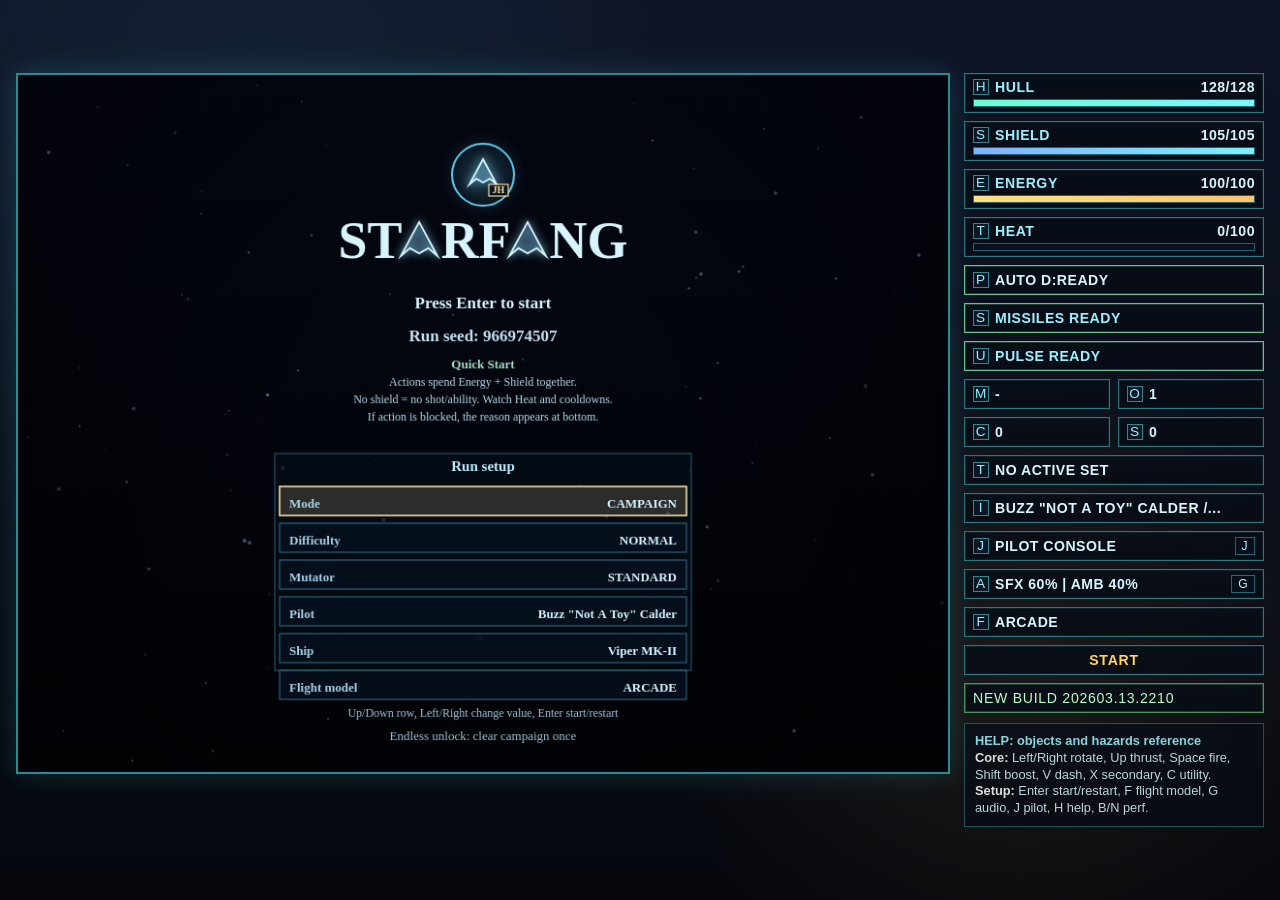
<file: index.html>
<!DOCTYPE html>
<html lang="en">
<head>
  <meta charset="UTF-8">
  <meta name="viewport" content="width=device-width, initial-scale=1.0, viewport-fit=cover">
  <meta name="theme-color" content="#07142a">
  <meta name="apple-mobile-web-app-capable" content="yes">
  <meta name="apple-mobile-web-app-title" content="STARFANG">
  <meta name="apple-mobile-web-app-status-bar-style" content="black-translucent">
  <meta http-equiv="Content-Security-Policy" content="default-src 'self'; script-src 'self'; style-src 'self'; img-src 'self' data:; object-src 'none'; base-uri 'self'; frame-ancestors 'self'; form-action 'self'">
  <meta name="referrer" content="no-referrer">
  <title>STARFANG</title>
  <link rel="manifest" href="manifest.webmanifest">
  <link rel="apple-touch-icon" sizes="180x180" href="assets/icons/icon-180.png">
  <link rel="icon" type="image/png" sizes="192x192" href="assets/icons/icon-192.png">
  <link rel="icon" type="image/png" sizes="512x512" href="assets/icons/icon-512.png">
  <link rel="stylesheet" href="style.css">
</head>
<body>
  <main class="game-shell">
    <section class="layout">
      <section class="play-column">
        <canvas id="gameCanvas" width="960" height="720" data-i18n-aria-label="index.canvas_aria"></canvas>
      </section>

      <aside class="status-column">
        <header class="hud">
          <div class="hud-item resource-item tip" data-i18n-tip="index.tip.hull">
            <div class="resource-head">
              <span class="hud-icon" data-i18n-title="index.icon.hull.title" data-i18n-aria-label="index.icon.hull.aria">H</span>
              <span class="resource-label" data-i18n="index.label.hull">Hull</span>
              <span id="hullValue" class="hud-value">125/125</span>
            </div>
            <div class="resource-track"><div id="hullBar" class="resource-fill fill-hull"></div></div>
          </div>
          <div class="hud-item resource-item tip" data-i18n-tip="index.tip.shield">
            <div class="resource-head">
              <span class="hud-icon" data-i18n-title="index.icon.shield.title" data-i18n-aria-label="index.icon.shield.aria">S</span>
              <span class="resource-label" data-i18n="index.label.shield">Shield</span>
              <span id="shieldValue" class="hud-value">100/100</span>
            </div>
            <div class="resource-track"><div id="shieldBar" class="resource-fill fill-shield"></div></div>
          </div>
          <div class="hud-item resource-item tip" data-i18n-tip="index.tip.energy">
            <div class="resource-head">
              <span class="hud-icon" data-i18n-title="index.icon.energy.title" data-i18n-aria-label="index.icon.energy.aria">E</span>
              <span class="resource-label" data-i18n="index.label.energy">Energy</span>
              <span id="energyValue" class="hud-value">100/100</span>
            </div>
            <div class="resource-track"><div id="energyBar" class="resource-fill fill-energy"></div></div>
          </div>
          <div class="hud-item resource-item tip" data-i18n-tip="index.tip.heat">
            <div class="resource-head">
              <span class="hud-icon" data-i18n-title="index.icon.heat.title" data-i18n-aria-label="index.icon.heat.aria">T</span>
              <span class="resource-label" data-i18n="index.label.heat">Heat</span>
              <span id="heatValue" class="hud-value">0/100</span>
            </div>
            <div class="resource-track"><div id="heatBar" class="resource-fill fill-heat"></div></div>
          </div>
          <div class="hud-item tip" data-i18n-tip="index.tip.primary">
            <span class="hud-icon" data-i18n-title="index.icon.primary.title" data-i18n-aria-label="index.icon.primary.aria">P</span><span id="primaryStatus" class="hud-value">Auto</span>
          </div>
          <div class="hud-item tip" data-i18n-tip="index.tip.secondary">
            <span class="hud-icon" data-i18n-title="index.icon.secondary.title" data-i18n-aria-label="index.icon.secondary.aria">S</span><span id="secondaryStatus" class="hud-value">Ready</span>
          </div>
          <div class="hud-item tip" data-i18n-tip="index.tip.utility">
            <span class="hud-icon" data-i18n-title="index.icon.utility.title" data-i18n-aria-label="index.icon.utility.aria">U</span><span id="utilityStatus" class="hud-value">Ready</span>
          </div>
          <div class="hud-pair">
            <div class="hud-item tip" data-i18n-tip="index.tip.mission">
              <span class="hud-icon" data-i18n-title="index.icon.mission.title" data-i18n-aria-label="index.icon.mission.aria">M</span><span id="mission" class="hud-value">-</span>
            </div>
            <div class="hud-item tip" data-i18n-tip="index.tip.sector">
              <span class="hud-icon" data-i18n-title="index.icon.sector.title" data-i18n-aria-label="index.icon.sector.aria">O</span><span id="sector" class="hud-value">1</span>
            </div>
          </div>
          <div class="hud-pair">
            <div class="hud-item tip" data-i18n-tip="index.tip.credits">
              <span class="hud-icon" data-i18n-title="index.icon.credits.title" data-i18n-aria-label="index.icon.credits.aria">C</span><span id="credits" class="hud-value">0</span>
            </div>
            <div class="hud-item tip" data-i18n-tip="index.tip.score">
              <span class="hud-icon" data-i18n-title="index.icon.score.title" data-i18n-aria-label="index.icon.score.aria">S</span><span id="score" class="hud-value">0</span>
            </div>
          </div>
          <div class="hud-item tip" data-i18n-tip="index.tip.set_status">
            <span class="hud-icon" data-i18n-title="index.icon.set_status.title" data-i18n-aria-label="index.icon.set_status.aria">T</span><span id="setStatus" class="hud-value" data-i18n="hud.no_active_set">No active set</span>
          </div>
          <div class="hud-item tip" data-i18n-tip="index.tip.identity">
            <span class="hud-icon" data-i18n-title="index.icon.identity.title" data-i18n-aria-label="index.icon.identity.aria">I</span><span id="identityStatus" class="hud-value" data-i18n="hud.identity_unknown">-</span>
          </div>
          <div id="pilotQuickOpen" class="hud-item tip actionable" data-i18n-tip="index.tip.pilot_open">
            <span class="hud-icon">J</span>
            <span class="hud-value" data-i18n="index.pilot_summary_label">Pilot Console</span>
            <span class="hud-kbd">J</span>
          </div>
          <div id="audioQuickOpen" class="hud-item tip actionable" data-i18n-tip="index.tip.audio_open">
            <span class="hud-icon" data-i18n-title="index.icon.audio.title" data-i18n-aria-label="index.icon.audio.aria">A</span>
            <span id="audioStatus" class="hud-value" data-i18n="index.audio_summary_default">SFX 60% | Amb 40%</span>
            <span class="hud-kbd">G</span>
          </div>
          <div class="hud-item tip" data-i18n-tip="index.tip.flight_mode">
            <span class="hud-icon" data-i18n-title="index.icon.flight_mode.title" data-i18n-aria-label="index.icon.flight_mode.aria">F</span><span id="flightMode" class="hud-value" data-i18n="hud.flight_arcade">ARCADE</span>
          </div>
          <div class="hud-item state tip" id="stateLabel" data-i18n-tip="index.tip.game_state" data-i18n="state.start">START</div>
          <div class="hud-item version tip" id="versionBadge" data-i18n-tip="index.tip.build_version">NEW BUILD</div>
        </header>

        <footer class="help">
          <strong><a class="help-link" href="./help.html" target="_blank" rel="noopener noreferrer" data-i18n="index.help_link">HELP: objects and hazards reference</a></strong><br>
          <span data-i18n-html="index.controls_compact_html"></span>
        </footer>
      </aside>
    </section>
  </main>

  <div id="audioModal" class="modal hidden" role="dialog" aria-modal="true" aria-labelledby="audioModalTitle">
    <div class="modal-backdrop"></div>
    <section class="modal-panel">
      <header class="modal-header">
        <h2 id="audioModalTitle" data-i18n="index.audio_modal.title">Audio Settings</h2>
        <button id="audioModalClose" class="modal-close" type="button" data-i18n="index.audio_modal.close">Close</button>
      </header>
      <p class="modal-hint" data-i18n="index.audio_modal.hint">Adjust SFX and ambient cue mix. Press G or Esc to close.</p>
      <div class="modal-row">
        <label for="volumeSlider" data-i18n="index.audio_modal.master">SFX volume</label>
        <input id="volumeSlider" class="modal-slider" type="range" min="0" max="100" step="1" value="60" data-i18n-aria-label="index.volume_aria">
        <span id="volumeValue" class="modal-value">60%</span>
      </div>
      <div class="modal-row">
        <label for="ambientSlider" data-i18n="index.audio_modal.ambient">Ambient cue volume</label>
        <input id="ambientSlider" class="modal-slider" type="range" min="0" max="100" step="1" value="40" data-i18n-aria-label="index.ambient_volume_aria">
        <span id="ambientValue" class="modal-value">40%</span>
      </div>
      <p class="modal-hint" data-i18n="index.audio_modal.touch_title">Touch Aim Settings</p>
      <div class="modal-row modal-row-toggle">
        <label for="touchAimAssistToggle" data-i18n="index.audio_modal.touch_aim_assist">Aim assist</label>
        <input id="touchAimAssistToggle" type="checkbox" checked>
        <span class="modal-value" data-i18n="index.audio_modal.touch_toggle_hint">On/Off</span>
      </div>
      <div class="modal-row">
        <label for="touchAimAssistStrength" data-i18n="index.audio_modal.touch_aim_strength">Aim assist strength</label>
        <input id="touchAimAssistStrength" class="modal-slider" type="range" min="40" max="100" step="1" value="64">
        <span id="touchAimAssistStrengthValue" class="modal-value">64%</span>
      </div>
      <div class="modal-row">
        <label for="touchAimSmoothing" data-i18n="index.audio_modal.touch_smoothing">Aim smoothing</label>
        <select id="touchAimSmoothing" class="modal-select">
          <option value="low" data-i18n="index.audio_modal.touch_smoothing.low">Low</option>
          <option value="default" data-i18n="index.audio_modal.touch_smoothing.default">Default</option>
          <option value="high" data-i18n="index.audio_modal.touch_smoothing.high">High</option>
        </select>
        <span id="touchAimSmoothingValue" class="modal-value">Default</span>
      </div>
      <div class="modal-row">
        <label for="ambientFxPreset" data-i18n="index.audio_modal.ambient_fx_preset">Ambient VFX intensity</label>
        <select id="ambientFxPreset" class="modal-select">
          <option value="low" data-i18n="index.audio_modal.ambient_fx_preset.low">Low</option>
          <option value="default" data-i18n="index.audio_modal.ambient_fx_preset.default">Default</option>
          <option value="high" data-i18n="index.audio_modal.ambient_fx_preset.high">High</option>
        </select>
        <span id="ambientFxPresetValue" class="modal-value">Default</span>
      </div>
      <p class="modal-muted-hint" data-i18n="index.audio_modal.mute_hint">Mute toggle: M</p>
    </section>
  </div>

  <div id="pilotModal" class="modal hidden" role="dialog" aria-modal="true" aria-labelledby="pilotModalTitle">
    <div class="modal-backdrop"></div>
    <section class="modal-panel">
      <header class="modal-header">
        <h2 id="pilotModalTitle" data-i18n="index.pilot_modal.title">Pilot Console</h2>
        <button id="pilotModalClose" class="modal-close" type="button" data-i18n="index.pilot_modal.close">Close</button>
      </header>
      <p id="pilotModalHint" class="modal-hint" data-i18n="index.pilot_modal.hint">Available in hangar. Press J or Esc to close.</p>
      <div id="pilotModalContent" class="pilot-modal-content"></div>
    </section>
  </div>

  <aside id="iosInstallHint" class="install-hint hidden" aria-live="polite">
    <p id="iosInstallHintText" class="install-hint-text" data-i18n="index.install_hint.body">Install on iPhone: open Share and tap Add to Home Screen.</p>
    <div class="install-hint-actions">
      <button id="iosInstallHintDismiss" class="install-hint-btn" type="button" data-i18n="index.install_hint.dismiss">Don't show again</button>
    </div>
  </aside>

  <script src="js/version.js"></script>
  <script src="js/content-data.js"></script>
  <script src="js/balance-data.js"></script>
  <script src="js/balance-presets.js"></script>
  <script src="js/config.js"></script>
  <script src="js/i18n.js"></script>
  <script src="js/rng.js"></script>
  <script src="js/entities.js"></script>
  <script src="js/input.js"></script>
  <script src="js/audio.js"></script>
  <script src="js/hud.js"></script>
  <script src="js/render.js"></script>
  <script src="js/systems/enemy-system.js"></script>
  <script src="js/systems/mission-system.js"></script>
  <script src="js/systems/hangar-system.js"></script>
  <script src="js/systems/combat-system.js"></script>
  <script src="js/game.js"></script>
  <script src="js/main.js"></script>
</body>
</html>
</file>
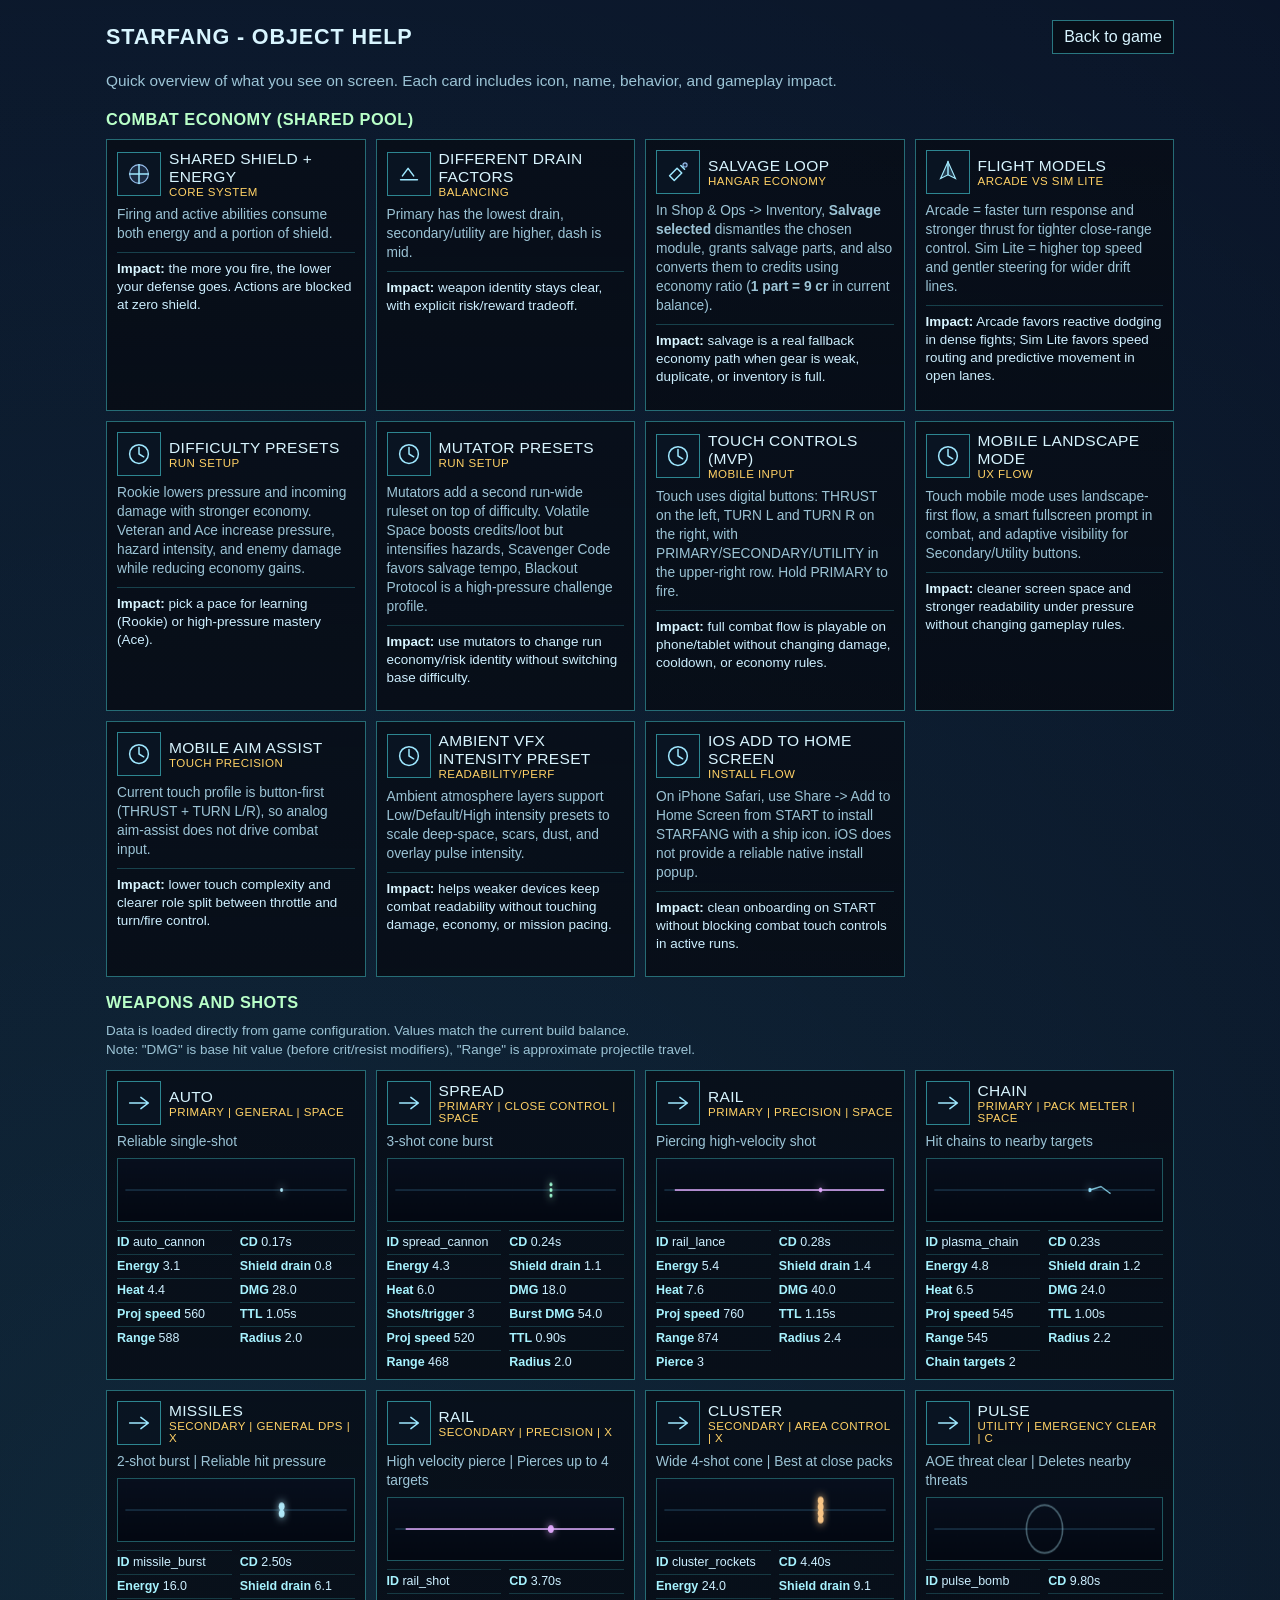
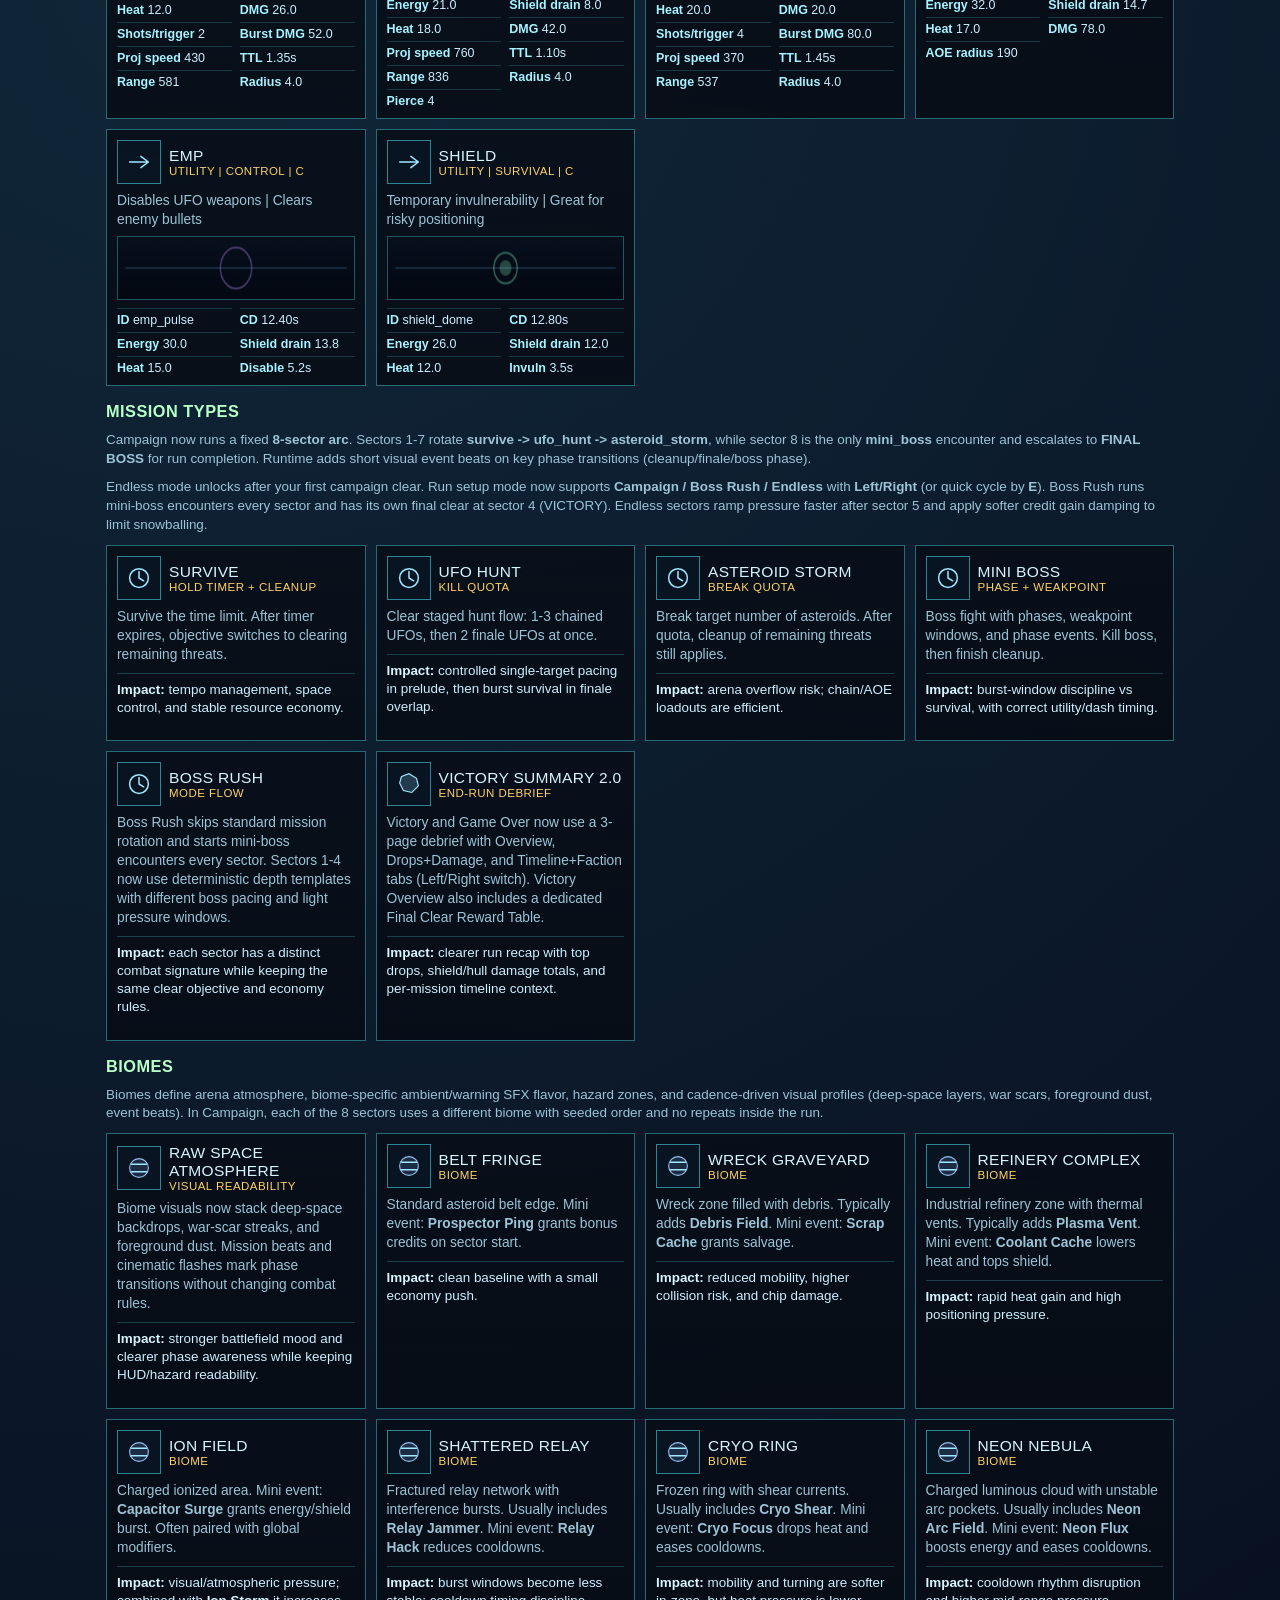
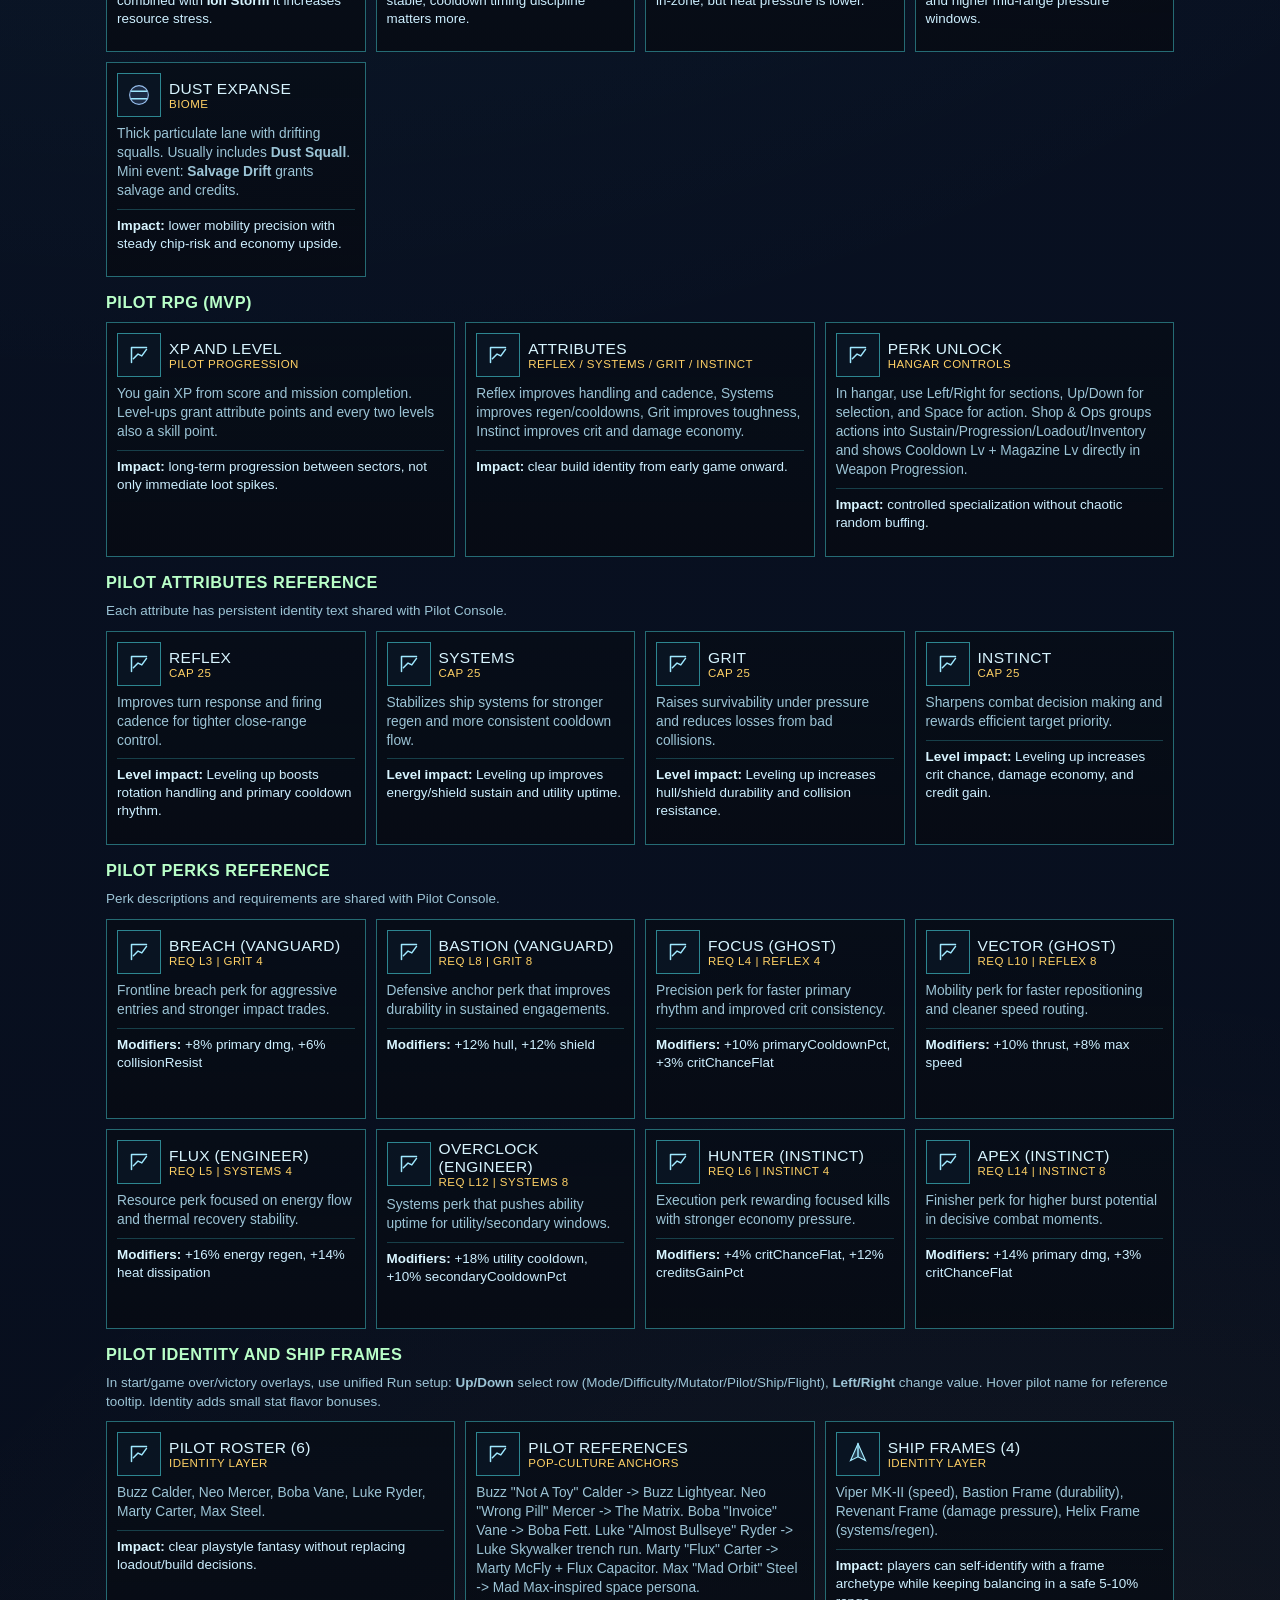
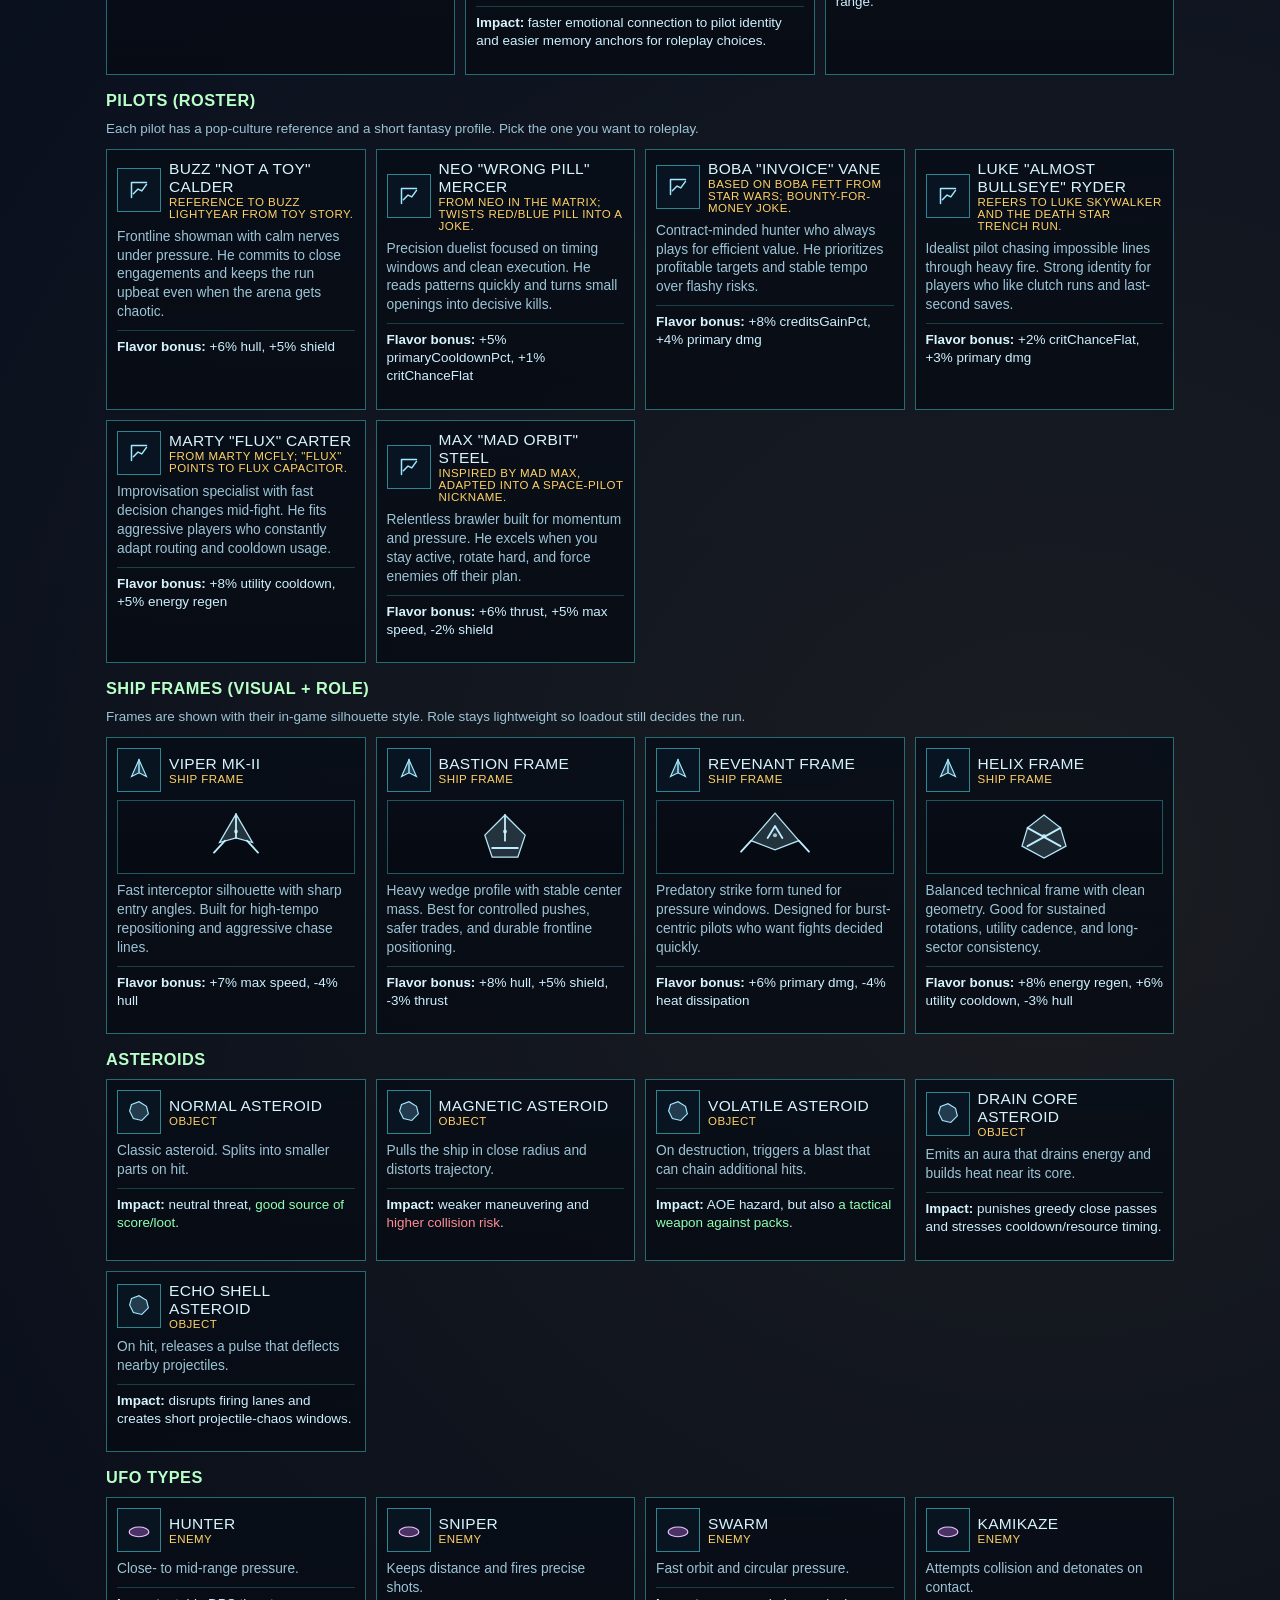
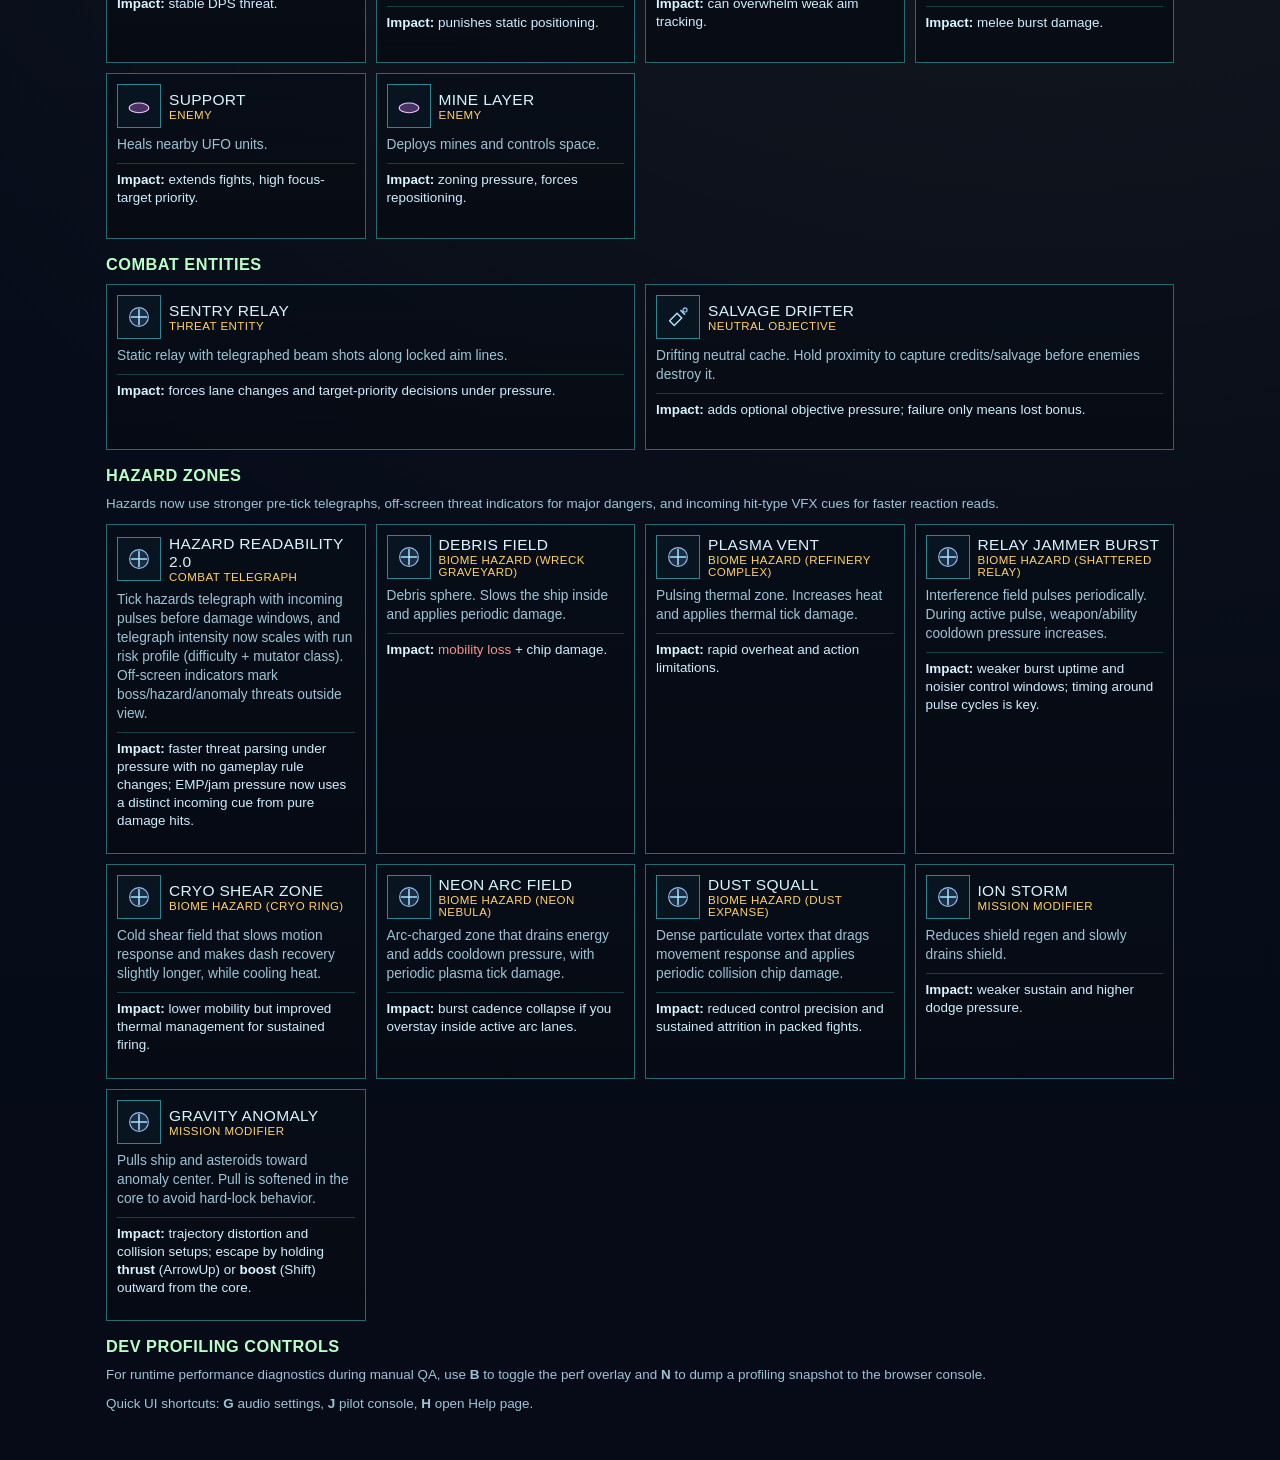
<file: help.html>
<!DOCTYPE html>
<html lang="en">
<head>
  <meta charset="UTF-8">
  <meta name="viewport" content="width=device-width, initial-scale=1.0">
  <meta http-equiv="Content-Security-Policy" content="default-src 'self'; script-src 'self' 'unsafe-inline'; style-src 'self' 'unsafe-inline'; img-src 'self' data:; object-src 'none'; base-uri 'self'; frame-ancestors 'self'; form-action 'self'">
  <meta name="referrer" content="no-referrer">
  <title>STARFANG - Help</title>
  <style>
    :root {
      --bg: #060b17;
      --bg2: #0a1428;
      --line: #53f7ff;
      --text: #d8f5ff;
      --muted: #9cc4d6;
      --warn: #ffd166;
      --bad: #ff8d95;
      --ok: #91ffb4;
    }
    * { box-sizing: border-box; }
    body {
      margin: 0;
      font-family: "Trebuchet MS", "Lucida Sans Unicode", sans-serif;
      color: var(--text);
      background:
        radial-gradient(circle at 15% 20%, rgba(83, 247, 255, 0.09), transparent 32%),
        radial-gradient(circle at 82% 72%, rgba(255, 209, 102, 0.08), transparent 26%),
        linear-gradient(180deg, var(--bg2), var(--bg));
    }
    .wrap {
      width: min(1100px, 100%);
      margin: 0 auto;
      padding: 20px 16px 36px;
    }
    .top {
      display: flex;
      gap: 12px;
      align-items: center;
      justify-content: space-between;
      flex-wrap: wrap;
      margin-bottom: 16px;
    }
    h1 {
      margin: 0;
      font-size: 1.35rem;
      letter-spacing: 0.04em;
      text-transform: uppercase;
    }
    .back {
      color: var(--text);
      text-decoration: none;
      border: 1px solid rgba(83, 247, 255, 0.45);
      padding: 7px 11px;
      background: rgba(6, 10, 18, 0.7);
    }
    .hint {
      margin: 0 0 18px;
      color: var(--muted);
      font-size: 0.96rem;
      line-height: 1.45;
    }
    .section {
      margin-top: 16px;
    }
    .section h2 {
      margin: 0 0 10px;
      font-size: 1.02rem;
      color: #b9ffc8;
      letter-spacing: 0.03em;
      text-transform: uppercase;
    }
    .grid {
      display: grid;
      grid-template-columns: repeat(auto-fit, minmax(240px, 1fr));
      gap: 10px;
    }
    .card {
      border: 1px solid rgba(83, 247, 255, 0.4);
      background: linear-gradient(180deg, rgba(7, 13, 23, 0.86), rgba(6, 10, 18, 0.8));
      padding: 10px;
      min-height: 166px;
    }
    .head {
      display: grid;
      grid-template-columns: 44px 1fr;
      gap: 8px;
      align-items: center;
      margin-bottom: 8px;
    }
    .icon {
      width: 44px;
      height: 44px;
      border: 1px solid rgba(83, 247, 255, 0.5);
      display: grid;
      place-items: center;
      background: rgba(10, 22, 36, 0.85);
    }
    .glyph {
      width: 30px;
      height: 30px;
      display: block;
    }
    .g-stroke {
      fill: none;
      stroke: #9fe8ff;
      stroke-width: 1.6;
      stroke-linecap: round;
      stroke-linejoin: round;
    }
    .g-fill {
      fill: rgba(140, 215, 255, 0.2);
      stroke: #a6ecff;
      stroke-width: 1.2;
    }
    .g-hot {
      fill: rgba(255, 145, 112, 0.32);
      stroke: #ffc58a;
      stroke-width: 1.2;
    }
    .g-ufo {
      fill: rgba(223, 122, 255, 0.3);
      stroke: #f0c1ff;
      stroke-width: 1.3;
    }
    .g-hazard {
      fill: rgba(132, 174, 255, 0.16);
      stroke: rgba(164, 206, 255, 0.9);
      stroke-width: 1.2;
    }
    .name {
      margin: 0;
      font-size: 0.97rem;
      letter-spacing: 0.02em;
      text-transform: uppercase;
    }
    .tag {
      color: var(--warn);
      font-size: 0.72rem;
      letter-spacing: 0.04em;
      text-transform: uppercase;
    }
    .line {
      margin: 7px 0 0;
      font-size: 0.86rem;
      color: var(--muted);
      line-height: 1.38;
    }
    .impact {
      margin-top: 8px;
      font-size: 0.84rem;
      line-height: 1.34;
      border-top: 1px solid rgba(83, 247, 255, 0.22);
      padding-top: 7px;
      color: #cdefff;
    }
    .impact strong { color: var(--text); }
    .bad { color: var(--bad); }
    .ok { color: var(--ok); }
    .small-hint {
      margin: 0 0 10px;
      color: var(--muted);
      font-size: 0.84rem;
      line-height: 1.4;
    }
    .weapon-card {
      min-height: 230px;
    }
    .identity-card {
      min-height: 200px;
    }
    .ship-preview {
      width: 100%;
      height: 74px;
      border: 1px solid rgba(83, 247, 255, 0.32);
      background: linear-gradient(180deg, rgba(7, 13, 23, 0.9), rgba(5, 9, 16, 0.92));
      margin: 8px 0;
      display: grid;
      place-items: center;
    }
    .ship-glyph {
      width: 110px;
      height: 58px;
      display: block;
    }
    .ship-stroke {
      fill: none;
      stroke: #bdeeff;
      stroke-width: 2;
      stroke-linecap: round;
      stroke-linejoin: round;
    }
    .ship-fill {
      fill: rgba(166, 232, 255, 0.18);
      stroke: rgba(190, 240, 255, 0.96);
      stroke-width: 1.4;
    }
    .ship-core {
      fill: rgba(220, 245, 255, 0.74);
    }
    .weapon-preview {
      width: 100%;
      height: 64px;
      border: 1px solid rgba(83, 247, 255, 0.32);
      background: linear-gradient(180deg, rgba(7, 13, 23, 0.9), rgba(5, 9, 16, 0.92));
      margin: 6px 0 8px;
      display: block;
    }
    .stats {
      margin: 4px 0 0;
      display: grid;
      grid-template-columns: repeat(2, minmax(0, 1fr));
      gap: 5px 8px;
      font-size: 0.78rem;
      color: #ccefff;
    }
    .stat {
      border-top: 1px solid rgba(83, 247, 255, 0.18);
      padding-top: 4px;
      white-space: nowrap;
      overflow: hidden;
      text-overflow: ellipsis;
    }
    .stat b {
      color: #a7f3ff;
      font-weight: 700;
    }
  </style>
</head>
<body>
  <main class="wrap">
    <div class="top">
      <h1 data-i18n="help.page_title">STARFANG - Object Help</h1>
      <a class="back" href="./index.html" data-i18n="help.back_to_game">Back to game</a>
    </div>
    <p class="hint" data-i18n="help.page_hint">
      Quick overview of what you see on screen. Each card includes icon, name, behavior, and gameplay impact.
    </p>

    <div id="helpSections"></div>
  </main>

  <script src="./js/version.js"></script>
  <script src="./js/content-data.js"></script>
  <script src="./js/balance-data.js"></script>
  <script src="./js/balance-presets.js"></script>
  <script src="./js/config.js"></script>
  <script src="./js/i18n.js"></script>
  <script>
    (() => {
      if (window.Asteroids?.i18n) window.Asteroids.i18n.applyTranslations(document);
      const tr = (key, params = {}) => (typeof window.Asteroids?.t === "function" ? window.Asteroids.t(key, params) : key);
      const setRichText = (node, value) => {
        if (!node) return;
        if (typeof window.Asteroids?.i18n?.setRichText === "function") {
          window.Asteroids.i18n.setRichText(node, value);
          return;
        }
        node.textContent = String(value ?? "");
      };
      document.title = tr("help.document_title");

      const cfg = window.Asteroids?.GAME_CONFIG;
      const asteroidTypes = window.Asteroids?.ASTEROID_TYPES || {};
      const root = document.getElementById("helpSections");
      if (!cfg || !root) return;

      const hasTranslation = (key) => tr(key) !== key;

      const iconSvg = (iconKey) => {
        const map = {
          shared_pool: '<svg viewBox="0 0 32 32" class="glyph"><circle class="g-hazard" cx="16" cy="16" r="10"/><path class="g-stroke" d="M16 6 L16 26 M6 16 L26 16"/></svg>',
          drain_factors: '<svg viewBox="0 0 32 32" class="glyph"><path d="M7 22 L25 22" class="g-stroke"/><path d="M9 18 L15 10 L21 18" class="g-stroke"/></svg>',
          mission: '<svg viewBox="0 0 32 32" class="glyph"><circle class="g-stroke" cx="16" cy="16" r="10"/><path class="g-stroke" d="M16 9 L16 16 L21 19"/></svg>',
          asteroid: '<svg viewBox="0 0 32 32" class="glyph"><path class="g-fill" d="M8 8 L16 5 L24 10 L26 18 L19 25 L10 23 L6 15 Z"/></svg>',
          biome: '<svg viewBox="0 0 32 32" class="glyph"><circle class="g-hazard" cx="16" cy="16" r="10"/><path class="g-stroke" d="M8 12 L24 12 M8 20 L24 20"/></svg>',
          pilot: '<svg viewBox="0 0 32 32" class="glyph"><path class="g-stroke" d="M8 24 L8 8 L24 8"/><path class="g-stroke" d="M10 20 L15 15 L19 17 L24 10"/></svg>',
          ship: '<svg viewBox="0 0 32 32" class="glyph"><path class="g-fill" d="M16 5 L24 23 L16 19 L8 23 Z"/><path class="g-stroke" d="M16 5 L16 19"/></svg>',
          salvage: '<svg viewBox="0 0 32 32" class="glyph"><path class="g-stroke" d="M7 20 L15 12 L20 17 L12 25 Z"/><path class="g-stroke" d="M19 9 L23 13"/><circle class="g-hazard" cx="23.5" cy="8.5" r="2.2"/></svg>',
          ufo: '<svg viewBox="0 0 32 32" class="glyph"><ellipse class="g-ufo" cx="16" cy="18" rx="10.5" ry="5.2"/></svg>',
          hazard: '<svg viewBox="0 0 32 32" class="glyph"><circle class="g-hazard" cx="16" cy="16" r="10"/><path class="g-stroke" d="M8 16 L24 16 M16 8 L16 24"/></svg>',
          dev: '<svg viewBox="0 0 32 32" class="glyph"><path class="g-stroke" d="M6 26 L6 8 L26 8"/><path class="g-stroke" d="M9 21 L13 17 L17 18 L23 12"/></svg>'
        };
        return map[iconKey] || map.asteroid;
      };

      const cardIconByKey = {
        shared_pool: "shared_pool",
        salvage_loop: "salvage",
        drain_factors: "drain_factors",
        flight_models: "ship",
        difficulty_presets: "mission",
        mutator_presets: "mission",
        touch_controls_mvp: "mission",
        mobile_landscape_mode: "mission",
        mobile_aim_assist: "mission",
        mobile_vfx_intensity: "mission",
        ios_add_to_home: "mission",
        mission_survive: "mission",
        mission_ufo_hunt: "mission",
        mission_asteroid_storm: "mission",
        mission_mini_boss: "mission",
        boss_rush_mode: "mission",
        raw_space_atmosphere: "biome",
        biome_belt_fringe: "biome",
        biome_wreck_graveyard: "biome",
        biome_refinery: "biome",
        biome_ion_field: "biome",
        biome_shattered_relay: "biome",
        biome_cryo_ring: "biome",
        biome_neon_nebula: "biome",
        biome_dust_expanse: "biome",
        pilot_xp: "pilot",
        pilot_attributes: "pilot",
        pilot_perk_unlock: "pilot",
        identity_pilots: "pilot",
        identity_references: "pilot",
        identity_ships: "ship",
        asteroid_normal: "asteroid",
        asteroid_magnetic: "asteroid",
        asteroid_volatile: "asteroid",
        asteroid_drain_core: "asteroid",
        asteroid_echo_shell: "asteroid",
        entity_sentry_relay: "hazard",
        entity_salvage_drifter: "salvage",
        ufo_hunter: "ufo",
        ufo_sniper: "ufo",
        ufo_swarm: "ufo",
        ufo_kamikaze: "ufo",
        ufo_support: "ufo",
        ufo_mine_layer: "ufo",
        hazard_readability_telegraph: "hazard",
        hazard_debris_field: "hazard",
        hazard_plasma_vent: "hazard",
        hazard_gravity_anomaly: "hazard",
        hazard_ion_storm: "hazard",
        hazard_relay_jammer_burst: "hazard",
        hazard_cryo_shear_zone: "hazard",
        hazard_neon_arc_field: "hazard",
        hazard_dust_squall: "hazard"
      };

      const appendCard = (grid, cardKey) => {
        const nameKey = `help.card.${cardKey}.name`;
        if (!hasTranslation(nameKey)) return;
        const card = document.createElement("article");
        card.className = "card";

        const head = document.createElement("div");
        head.className = "head";
        const icon = cardIconByKey[cardKey] || "asteroid";
        const iconNode = document.createElement("div");
        iconNode.className = "icon";
        iconNode.innerHTML = iconSvg(icon);
        const titleWrap = document.createElement("div");
        const name = document.createElement("p");
        name.className = "name";
        name.textContent = tr(nameKey);
        const tag = document.createElement("div");
        tag.className = "tag";
        tag.textContent = tr(`help.card.${cardKey}.tag`);
        titleWrap.appendChild(name);
        titleWrap.appendChild(tag);
        head.appendChild(iconNode);
        head.appendChild(titleWrap);

        const line = document.createElement("p");
        line.className = "line";
        setRichText(line, tr(`help.card.${cardKey}.line`));

        const impact = document.createElement("p");
        impact.className = "impact";
        setRichText(impact, tr(`help.card.${cardKey}.impact`));

        card.appendChild(head);
        card.appendChild(line);
        card.appendChild(impact);
        grid.appendChild(card);
      };

      const appendSection = (opts) => {
        const section = document.createElement("section");
        section.className = "section";

        const title = document.createElement("h2");
        title.textContent = tr(opts.titleKey);
        section.appendChild(title);

        if (opts.hintKey) {
          const hint = document.createElement("p");
          hint.className = "small-hint";
          if (opts.hintHtml) setRichText(hint, tr(opts.hintKey));
          else hint.textContent = tr(opts.hintKey);
          section.appendChild(hint);
        }

        if (Array.isArray(opts.extraHints)) {
          for (const extra of opts.extraHints) {
            const hint = document.createElement("p");
            hint.className = "small-hint";
            if (extra.html) setRichText(hint, tr(extra.key));
            else hint.textContent = tr(extra.key);
            section.appendChild(hint);
          }
        }

        if (Array.isArray(opts.cards) && opts.cards.length > 0) {
          const grid = document.createElement("div");
          grid.className = "grid";
          for (const cardKey of opts.cards) appendCard(grid, cardKey);
          section.appendChild(grid);
        }

        root.appendChild(section);
        return section;
      };

      const toMissionCard = (type) => {
        if (type === "ufo_hunt") return "mission_ufo_hunt";
        if (type === "asteroid_storm") return "mission_asteroid_storm";
        if (type === "mini_boss") return "mission_mini_boss";
        return "mission_survive";
      };

      const biomeCardById = {
        belt: "biome_belt_fringe",
        graveyard: "biome_wreck_graveyard",
        refinery: "biome_refinery",
        ion_field: "biome_ion_field",
        shattered_relay: "biome_shattered_relay",
        cryo_ring: "biome_cryo_ring",
        neon_nebula: "biome_neon_nebula",
        dust_expanse: "biome_dust_expanse"
      };

      const hazardCardBySource = {
        debris_field: "hazard_debris_field",
        plasma_vent: "hazard_plasma_vent",
        gravity_anomaly: "hazard_gravity_anomaly",
        ion_storm: "hazard_ion_storm",
        relay_jammer_burst: "hazard_relay_jammer_burst",
        cryo_shear_zone: "hazard_cryo_shear_zone",
        neon_arc_field: "hazard_neon_arc_field",
        dust_squall: "hazard_dust_squall"
      };

      const shipFrameSvg = (shipId) => {
        const map = {
          viper_mk2:
            '<svg viewBox="0 0 120 60" class="ship-glyph"><path class="ship-fill" d="M60 5 L78 36 L60 31 L42 36 Z"/><path class="ship-stroke" d="M60 5 L60 31"/><path class="ship-stroke" d="M48 34 L36 47 M72 34 L84 47"/><circle class="ship-core" cx="60" cy="24" r="2.1"/></svg>',
          bastion_frame:
            '<svg viewBox="0 0 120 60" class="ship-glyph"><path class="ship-fill" d="M60 6 L82 28 L74 52 L46 52 L38 28 Z"/><path class="ship-stroke" d="M46 42 L74 42"/><path class="ship-stroke" d="M60 6 L60 34"/><circle class="ship-core" cx="60" cy="24" r="2.2"/></svg>',
          revenant_frame:
            '<svg viewBox="0 0 120 60" class="ship-glyph"><path class="ship-fill" d="M60 4 L86 34 L60 44 L34 34 Z"/><path class="ship-stroke" d="M34 34 L23 46 M86 34 L97 46"/><path class="ship-stroke" d="M52 31 L60 18 L68 31"/><circle class="ship-core" cx="60" cy="28" r="2.2"/></svg>',
          helix_frame:
            '<svg viewBox="0 0 120 60" class="ship-glyph"><path class="ship-fill" d="M60 6 L78 20 L84 40 L60 53 L36 40 L42 20 Z"/><path class="ship-stroke" d="M42 20 L78 40"/><path class="ship-stroke" d="M78 20 L42 40"/><circle class="ship-core" cx="60" cy="29" r="2.2"/></svg>'
        };
        return map[shipId] || map.viper_mk2;
      };

      const modifierLabel = {
        maxSpeedPct: "max speed",
        hullPct: "hull",
        shieldPct: "shield",
        thrustPct: "thrust",
        primaryDamagePct: "primary dmg",
        heatDissipationPct: "heat dissipation",
        energyRegenPct: "energy regen",
        utilityCooldownPct: "utility cooldown"
      };

      const formatModifierValue = (value) => {
        if (!Number.isFinite(value)) return "0%";
        const pct = Math.round(value * 100);
        return `${pct > 0 ? "+" : ""}${pct}%`;
      };

      const formatModifierLine = (modifiers = {}) => {
        const entries = Object.entries(modifiers)
          .filter(([, value]) => Number.isFinite(value) && value !== 0)
          .map(([key, value]) => `${formatModifierValue(value)} ${modifierLabel[key] || key}`);
        return entries.length ? entries.join(", ") : "-";
      };

      const appendPilotRosterSection = () => {
        const section = appendSection({
          titleKey: "help.section.pilot_roster",
          hintKey: "help.section.pilot_roster_hint"
        });
        const grid = document.createElement("div");
        grid.className = "grid";

        const pilots = cfg.identity?.pilots || [];
        for (const pilot of pilots) {
          const card = document.createElement("article");
          card.className = "card identity-card";

          const head = document.createElement("div");
          head.className = "head";
          const iconNode = document.createElement("div");
          iconNode.className = "icon";
          iconNode.innerHTML = iconSvg("pilot");
          const titleWrap = document.createElement("div");
          const name = document.createElement("p");
          name.className = "name";
          name.textContent = tr(`identity.pilot.${pilot.id}.callsign`);
          const tag = document.createElement("div");
          tag.className = "tag";
          tag.textContent = tr(`identity.pilot.${pilot.id}.reference`);
          titleWrap.appendChild(name);
          titleWrap.appendChild(tag);
          head.appendChild(iconNode);
          head.appendChild(titleWrap);

          const line = document.createElement("p");
          line.className = "line";
          line.textContent = tr(`help.pilot.${pilot.id}.bio`);

          const impact = document.createElement("p");
          impact.className = "impact";
          impact.innerHTML = `<strong>${tr("help.identity.flavor_bonus")}:</strong> ${formatModifierLine(pilot.modifiers || {})}`;

          card.appendChild(head);
          card.appendChild(line);
          card.appendChild(impact);
          grid.appendChild(card);
        }

        section.appendChild(grid);
      };

      const appendShipFrameSection = () => {
        const section = appendSection({
          titleKey: "help.section.ship_frames",
          hintKey: "help.section.ship_frames_hint"
        });
        const grid = document.createElement("div");
        grid.className = "grid";

        const ships = cfg.identity?.ships || [];
        for (const ship of ships) {
          const card = document.createElement("article");
          card.className = "card identity-card";

          const head = document.createElement("div");
          head.className = "head";
          const iconNode = document.createElement("div");
          iconNode.className = "icon";
          iconNode.innerHTML = iconSvg("ship");
          const titleWrap = document.createElement("div");
          const name = document.createElement("p");
          name.className = "name";
          name.textContent = tr(`identity.ship.${ship.id}.name`);
          const tag = document.createElement("div");
          tag.className = "tag";
          tag.textContent = tr("help.identity.ship_tag");
          titleWrap.appendChild(name);
          titleWrap.appendChild(tag);
          head.appendChild(iconNode);
          head.appendChild(titleWrap);

          const preview = document.createElement("div");
          preview.className = "ship-preview";
          preview.innerHTML = shipFrameSvg(ship.id);

          const line = document.createElement("p");
          line.className = "line";
          line.textContent = tr(`help.ship.${ship.id}.bio`);

          const impact = document.createElement("p");
          impact.className = "impact";
          impact.innerHTML = `<strong>${tr("help.identity.flavor_bonus")}:</strong> ${formatModifierLine(ship.modifiers || {})}`;

          card.appendChild(head);
          card.appendChild(preview);
          card.appendChild(line);
          card.appendChild(impact);
          grid.appendChild(card);
        }

        section.appendChild(grid);
      };

      const appendPilotAttributeReferenceSection = () => {
        const section = appendSection({
          titleKey: "help.section.pilot_attributes_ref",
          hintKey: "help.section.pilot_attributes_ref_hint"
        });
        const grid = document.createElement("div");
        grid.className = "grid";
        const order = ["reflex", "systems", "grit", "instinct"];
        for (const key of order) {
          const card = document.createElement("article");
          card.className = "card identity-card";
          const head = document.createElement("div");
          head.className = "head";
          const iconNode = document.createElement("div");
          iconNode.className = "icon";
          iconNode.innerHTML = iconSvg("pilot");
          const titleWrap = document.createElement("div");
          const name = document.createElement("p");
          name.className = "name";
          name.textContent = tr(`pilot.attribute.${key}.name`);
          const tag = document.createElement("div");
          tag.className = "tag";
          const cap = Math.max(1, Math.floor(cfg.pilot?.attributeCaps?.[key] || 25));
          tag.textContent = `Cap ${cap}`;
          titleWrap.appendChild(name);
          titleWrap.appendChild(tag);
          head.appendChild(iconNode);
          head.appendChild(titleWrap);
          const line = document.createElement("p");
          line.className = "line";
          line.textContent = tr(`pilot.attribute.${key}.desc`);
          const impact = document.createElement("p");
          impact.className = "impact";
          impact.innerHTML = `<strong>Level impact:</strong> ${tr(`pilot.attribute.${key}.effect`)}`;
          card.appendChild(head);
          card.appendChild(line);
          card.appendChild(impact);
          grid.appendChild(card);
        }
        section.appendChild(grid);
      };

      const appendPilotPerkReferenceSection = () => {
        const section = appendSection({
          titleKey: "help.section.pilot_perks_ref",
          hintKey: "help.section.pilot_perks_ref_hint"
        });
        const grid = document.createElement("div");
        grid.className = "grid";
        const perks = cfg.pilot?.perks || [];
        for (const perk of perks) {
          const card = document.createElement("article");
          card.className = "card identity-card";
          const head = document.createElement("div");
          head.className = "head";
          const iconNode = document.createElement("div");
          iconNode.className = "icon";
          iconNode.innerHTML = iconSvg("pilot");
          const titleWrap = document.createElement("div");
          const name = document.createElement("p");
          name.className = "name";
          name.textContent = `${perk.label} (${String(perk.branch || "").toUpperCase()})`;
          const tag = document.createElement("div");
          tag.className = "tag";
          const reqAttrKey = Object.keys(perk.requires || {})[0] || "reflex";
          const reqAttrVal = Math.floor(perk.requires?.[reqAttrKey] || 0);
          tag.textContent = `Req L${Math.floor(perk.levelReq || 1)} | ${tr(`pilot.attribute.${reqAttrKey}.name`)} ${reqAttrVal}`;
          titleWrap.appendChild(name);
          titleWrap.appendChild(tag);
          head.appendChild(iconNode);
          head.appendChild(titleWrap);
          const line = document.createElement("p");
          line.className = "line";
          line.textContent = tr(`pilot.perk.${perk.id}.desc`);
          const impact = document.createElement("p");
          impact.className = "impact";
          impact.innerHTML = `<strong>Modifiers:</strong> ${formatModifierLine(perk.modifiers || {})}`;
          card.appendChild(head);
          card.appendChild(line);
          card.appendChild(impact);
          grid.appendChild(card);
        }
        section.appendChild(grid);
      };

      appendSection({
        titleKey: "help.section.combat_economy",
          cards: ["shared_pool", "drain_factors", "salvage_loop", "flight_models", "difficulty_presets", "mutator_presets", "touch_controls_mvp", "mobile_landscape_mode", "mobile_aim_assist", "mobile_vfx_intensity", "ios_add_to_home"]
        });

      const weaponSection = appendSection({
        titleKey: "help.section.weapons",
        hintKey: "help.section.weapons_hint",
        hintHtml: true
      });
      const weaponCardsMount = document.createElement("div");
      weaponCardsMount.id = "weaponCards";
      weaponCardsMount.className = "grid";
      weaponSection.appendChild(weaponCardsMount);

      const missionCards = Array.from(new Set((cfg.mission?.order || []).map(toMissionCard)));
      if (!missionCards.includes("mission_mini_boss")) missionCards.push("mission_mini_boss");
      if (!missionCards.includes("boss_rush_mode")) missionCards.push("boss_rush_mode");
      if (!missionCards.includes("end_run_summary")) missionCards.push("end_run_summary");
      appendSection({
        titleKey: "help.section.mission_types",
        hintKey: "help.section.mission_types_hint",
        hintHtml: true,
        extraHints: [{ key: "help.section.mission_endless_hint", html: true }],
        cards: missionCards
      });

      const biomes = cfg.missionDirector?.biomes || [];
      const biomeCards = ["raw_space_atmosphere"];
      for (const biome of biomes) {
        const key = biomeCardById[biome.id];
        if (key && !biomeCards.includes(key)) biomeCards.push(key);
      }
      appendSection({
        titleKey: "help.section.biomes",
        hintKey: "help.section.biomes_hint",
        cards: biomeCards
      });

      appendSection({
        titleKey: "help.section.pilot_rpg",
        cards: ["pilot_xp", "pilot_attributes", "pilot_perk_unlock"]
      });
      appendPilotAttributeReferenceSection();
      appendPilotPerkReferenceSection();

      appendSection({
        titleKey: "help.section.pilot_identity",
        hintKey: "help.section.pilot_identity_hint",
        hintHtml: true,
        cards: ["identity_pilots", "identity_references", "identity_ships"]
      });
      appendPilotRosterSection();
      appendShipFrameSection();

      const asteroidCards = ["asteroid_normal"];
      for (const type of Object.keys(asteroidTypes)) {
        if (type === "normal") continue;
        const key = `asteroid_${type}`;
        if (!asteroidCards.includes(key)) asteroidCards.push(key);
      }
      appendSection({
        titleKey: "help.section.asteroids",
        cards: asteroidCards
      });

      const ufoCards = [];
      for (const mode of Object.keys(cfg.ufo?.modeWeights || {})) {
        const key = `ufo_${mode}`;
        if (!ufoCards.includes(key)) ufoCards.push(key);
      }
      appendSection({
        titleKey: "help.section.ufo_types",
        cards: ufoCards
      });

      appendSection({
        titleKey: "help.section.entities",
        cards: ["entity_sentry_relay", "entity_salvage_drifter"]
      });

      const hazards = ["hazard_readability_telegraph"];
      for (const biome of biomes) {
        const key = hazardCardBySource[biome.hazards?.type];
        if (key && !hazards.includes(key)) hazards.push(key);
      }
      for (const modifierKey of Object.keys(cfg.missionDirector?.modifiers || {})) {
        const key = hazardCardBySource[modifierKey];
        if (key && !hazards.includes(key)) hazards.push(key);
      }
      appendSection({
        titleKey: "help.section.hazards",
        hintKey: "help.section.hazards_hint",
        hintHtml: true,
        cards: hazards
      });

      appendSection({
        titleKey: "help.section.dev_profiling",
        hintKey: "help.section.dev_profiling_hint",
        hintHtml: true,
        extraHints: [{ key: "help.section.ui_shortcuts_hint", html: true }]
      });

      const previews = [];
      const slotDefs = [
        { slot: "primary", label: tr("help.weapon.slot.primary"), hotkey: "Space", action: "primary" },
        { slot: "secondary", label: tr("help.weapon.slot.secondary"), hotkey: "X", action: "secondary" },
        { slot: "utility", label: tr("help.weapon.slot.utility"), hotkey: "C", action: "utility" }
      ];

      function toFixed(value, digits = 1) {
        if (!Number.isFinite(value)) return "-";
        return Number(value).toFixed(digits);
      }

      function calcShieldDrain(action, energyCost) {
        const shared = cfg.ship.sharedPool || {};
        if (!shared.enabled) return 0;
        const factorByAction = {
          primary: shared.primaryShieldCostFactor ?? 0,
          secondary: shared.secondaryShieldCostFactor ?? 0,
          utility: shared.utilityShieldCostFactor ?? 0,
          dash: shared.dashShieldCostFactor ?? 0
        };
        return (energyCost || 0) * (factorByAction[action] || 0);
      }

      function calcRange(spec) {
        const speed = spec.projectileSpeed;
        const ttl = spec.ttlSeconds;
        if (!Number.isFinite(speed) || !Number.isFinite(ttl)) return null;
        return Math.round(speed * ttl);
      }

      function createStat(label, value) {
        const div = document.createElement("div");
        div.className = "stat";
        const key = document.createElement("b");
        key.textContent = label;
        div.appendChild(key);
        div.appendChild(document.createTextNode(` ${value}`));
        return div;
      }

      function colorForKind(kind) {
        if (kind.includes("rail")) return "rgba(228,172,255,0.95)";
        if (kind.includes("spread")) return "rgba(162,255,214,0.95)";
        if (kind.includes("chain")) return "rgba(148,226,255,0.95)";
        if (kind.includes("cluster")) return "rgba(255,202,136,0.95)";
        if (kind.includes("emp")) return "rgba(187,142,255,0.95)";
        if (kind.includes("shield")) return "rgba(132,255,194,0.95)";
        return "rgba(180,238,255,0.95)";
      }

      function drawPreview(preview, timeMs) {
        const { canvas, spec, slot } = preview;
        const ctx = canvas.getContext("2d");
        const w = canvas.width;
        const h = canvas.height;
        const t = (timeMs % 1300) / 1300;
        const pulse = 0.68 + Math.sin(timeMs / 130) * 0.24;

        ctx.clearRect(0, 0, w, h);
        const bg = ctx.createLinearGradient(0, 0, 0, h);
        bg.addColorStop(0, "rgba(8,16,30,0.95)");
        bg.addColorStop(1, "rgba(3,8,18,0.98)");
        ctx.fillStyle = bg;
        ctx.fillRect(0, 0, w, h);

        ctx.strokeStyle = "rgba(102,199,255,0.32)";
        ctx.lineWidth = 1;
        ctx.beginPath();
        ctx.moveTo(10, h / 2);
        ctx.lineTo(w - 10, h / 2);
        ctx.stroke();

        const kind = spec.kind || "auto";
        const color = colorForKind(kind);
        const baseX = 24;
        const travelX = baseX + t * (w - 50);
        const count = spec.count || 1;

        if (slot === "utility") {
          const radius = kind === "pulse" ? 10 + 20 * t : kind === "emp" ? 8 + 18 * t : 10 + 8 * t;
          ctx.strokeStyle = color;
          ctx.lineWidth = 2;
          ctx.globalAlpha = 0.25 + 0.5 * (1 - t);
          ctx.beginPath();
          ctx.arc(w / 2, h / 2, radius, 0, Math.PI * 2);
          ctx.stroke();
          ctx.globalAlpha = 1;
          if (kind === "shield") {
            ctx.fillStyle = "rgba(138,255,201,0.25)";
            ctx.beginPath();
            ctx.arc(w / 2, h / 2, 8, 0, Math.PI * 2);
            ctx.fill();
          }
          return;
        }

        for (let i = 0; i < count; i += 1) {
          const spread = spec.spread || 0;
          const rel = count === 1 ? 0 : i / (count - 1) - 0.5;
          const y = h / 2 + rel * Math.sin(spread) * 48;
          if (kind === "rail") {
            ctx.strokeStyle = color;
            ctx.globalAlpha = 0.8;
            ctx.lineWidth = 2;
            ctx.beginPath();
            ctx.moveTo(baseX, y);
            ctx.lineTo(w - 12, y);
            ctx.stroke();
            ctx.globalAlpha = 1;
          }

          ctx.fillStyle = color;
          ctx.shadowColor = color;
          ctx.shadowBlur = 10;
          ctx.beginPath();
          ctx.arc(travelX, y, Math.max(2, spec.radius || 2), 0, Math.PI * 2);
          ctx.fill();
          ctx.shadowBlur = 0;
        }

        if (kind === "chain") {
          ctx.strokeStyle = "rgba(151,232,255,0.85)";
          ctx.lineWidth = 1.4;
          ctx.beginPath();
          ctx.moveTo(travelX, h / 2);
          ctx.lineTo(travelX + 15, h / 2 - 8 * pulse);
          ctx.lineTo(travelX + 28, h / 2 + 8 * pulse);
          ctx.stroke();
        }
      }

      function buildWeaponCard(slotDef, id, spec) {
        const card = document.createElement("article");
        card.className = "card weapon-card";

        const head = document.createElement("div");
        head.className = "head";
        const icon = document.createElement("div");
        icon.className = "icon";
        icon.innerHTML =
          '<svg viewBox="0 0 32 32" class="glyph"><path class="g-stroke" d="M6 16 L26 16 M18 10 L26 16 L18 22"/></svg>';
        const info = document.createElement("div");
        const name = document.createElement("p");
        name.className = "name";
        name.textContent = spec.label;
        const tag = document.createElement("div");
        tag.className = "tag";
        tag.textContent = `${slotDef.label} | ${spec.role} | ${slotDef.hotkey}`;
        info.appendChild(name);
        info.appendChild(tag);
        head.appendChild(icon);
        head.appendChild(info);

        const desc = document.createElement("p");
        desc.className = "line";
        desc.textContent = `${spec.effectText || ""}${spec.impactText ? ` | ${spec.impactText}` : ""}`;

        const preview = document.createElement("canvas");
        preview.className = "weapon-preview";
        preview.width = 320;
        preview.height = 64;

        const stats = document.createElement("div");
        stats.className = "stats";

        const cooldown = spec.cooldownSeconds;
        const energy = spec.energyCost || 0;
        const heat = spec.heatGain || 0;
        const shieldDrain = calcShieldDrain(slotDef.action, energy);
        const count = spec.count || 1;
        const dmg = spec.bossDamage;
        const ttl = spec.ttlSeconds;
        const speed = spec.projectileSpeed;
        const range = calcRange(spec);

        stats.appendChild(createStat(tr("help.weapon.stat.id"), id));
        stats.appendChild(createStat(tr("help.weapon.stat.cooldown"), `${toFixed(cooldown, 2)}s`));
        stats.appendChild(createStat(tr("help.weapon.stat.energy"), toFixed(energy, 1)));
        stats.appendChild(createStat(tr("help.weapon.stat.shield_drain"), toFixed(shieldDrain, 1)));
        stats.appendChild(createStat(tr("help.weapon.stat.heat"), toFixed(heat, 1)));

        if (Number.isFinite(dmg)) stats.appendChild(createStat(tr("help.weapon.stat.dmg"), toFixed(dmg, 1)));
        if (count > 1) stats.appendChild(createStat(tr("help.weapon.stat.shots_per_trigger"), String(count)));
        if (count > 1 && Number.isFinite(dmg)) stats.appendChild(createStat(tr("help.weapon.stat.burst_dmg"), toFixed(dmg * count, 1)));
        if (Number.isFinite(speed)) stats.appendChild(createStat(tr("help.weapon.stat.proj_speed"), Math.round(speed).toString()));
        if (Number.isFinite(ttl)) stats.appendChild(createStat(tr("help.weapon.stat.ttl"), `${toFixed(ttl, 2)}s`));
        if (Number.isFinite(range)) stats.appendChild(createStat(tr("help.weapon.stat.range"), range.toString()));
        if (Number.isFinite(spec.radius)) stats.appendChild(createStat(tr("help.weapon.stat.radius"), toFixed(spec.radius, 1)));
        if ((spec.pierce || 0) > 0) stats.appendChild(createStat(tr("help.weapon.stat.pierce"), String(spec.pierce)));
        if ((spec.chainTargets || 0) > 0) stats.appendChild(createStat(tr("help.weapon.stat.chain_targets"), String(spec.chainTargets)));
        if ((spec.pulseRadius || 0) > 0) stats.appendChild(createStat(tr("help.weapon.stat.aoe_radius"), String(Math.round(spec.pulseRadius))));
        if ((spec.disableSeconds || 0) > 0) stats.appendChild(createStat(tr("help.weapon.stat.disable"), `${toFixed(spec.disableSeconds, 1)}s`));
        if ((spec.shieldSeconds || 0) > 0) stats.appendChild(createStat(tr("help.weapon.stat.invuln"), `${toFixed(spec.shieldSeconds, 1)}s`));

        card.appendChild(head);
        card.appendChild(desc);
        card.appendChild(preview);
        card.appendChild(stats);
        previews.push({ canvas: preview, spec, slot: slotDef.slot });
        weaponCardsMount.appendChild(card);
      }

      for (const slotDef of slotDefs) {
        const byId = cfg.loadout[slotDef.slot] || {};
        for (const id of Object.keys(byId)) buildWeaponCard(slotDef, id, byId[id]);
      }

      function animate(timeMs) {
        for (const preview of previews) drawPreview(preview, timeMs);
        requestAnimationFrame(animate);
      }
      requestAnimationFrame(animate);
    })();
  </script>
</body>
</html>
</file>
<file: style.css>
:root {
  --bg: #05070d;
  --bg-accent: #0f1527;
  --text: #d8f5ff;
  --line: #53f7ff;
  --warn: #ffd166;
}

* {
  box-sizing: border-box;
}

html,
body {
  margin: 0;
  width: 100%;
  height: 100%;
  min-height: 100%;
  background: #02050b;
}

body {
  background:
    radial-gradient(circle at 20% 20%, rgba(83, 247, 255, 0.08), transparent 35%),
    radial-gradient(circle at 80% 75%, rgba(255, 209, 102, 0.08), transparent 30%),
    linear-gradient(180deg, var(--bg-accent), var(--bg));
  color: var(--text);
  font-family: "Trebuchet MS", "Lucida Sans Unicode", sans-serif;
  display: grid;
  place-items: center;
  padding: 16px;
}

.game-shell {
  width: min(100%, 1360px);
}

.layout {
  display: grid;
  grid-template-columns: minmax(0, 1fr) 320px;
  gap: 14px;
  align-items: start;
}

.play-column {
  min-width: 0;
}

.status-column {
  display: grid;
  gap: 10px;
}

.hud {
  display: grid;
  grid-template-columns: 1fr;
  gap: 8px;
  align-items: stretch;
  text-transform: uppercase;
  letter-spacing: 0.045em;
}

.hud-pair {
  display: grid;
  grid-template-columns: 1fr 1fr;
  gap: 8px;
}

.hud-item {
  border: 1px solid rgba(83, 247, 255, 0.45);
  background: linear-gradient(180deg, rgba(7, 13, 23, 0.85), rgba(6, 10, 18, 0.78));
  padding: 5px 8px;
  min-height: 30px;
  font-size: 0.88rem;
  display: flex;
  align-items: center;
  gap: 6px;
  white-space: nowrap;
  overflow: hidden;
  text-overflow: ellipsis;
  box-shadow: inset 0 0 0 1px rgba(83, 247, 255, 0.08);
  position: relative;
  transition: border-color 120ms ease, box-shadow 120ms ease, background 120ms ease;
}

.hud-icon {
  width: 16px;
  height: 16px;
  border: 1px solid rgba(83, 247, 255, 0.5);
  display: inline-flex;
  align-items: center;
  justify-content: center;
  font-size: 0.85rem;
  line-height: 1;
  color: #9cefff;
  background: rgba(14, 24, 38, 0.9);
  cursor: help;
}

.resource-item {
  flex-direction: column;
  align-items: stretch;
  gap: 4px;
}

.resource-head {
  display: flex;
  align-items: center;
  gap: 6px;
}

.resource-label {
  font-weight: 700;
  letter-spacing: 0.04em;
  color: #9cefff;
  margin-right: auto;
}

.resource-track {
  width: 100%;
  height: 8px;
  border: 1px solid rgba(83, 247, 255, 0.35);
  background: rgba(8, 18, 30, 0.9);
}

.resource-fill {
  height: 100%;
  width: 0%;
  transition: width 110ms linear;
}

.fill-hull {
  background: linear-gradient(90deg, #6bffd2, #7cf7ff);
}

.fill-shield {
  background: linear-gradient(90deg, #7fb2ff, #7df0ff);
}

.fill-energy {
  background: linear-gradient(90deg, #ffe085, #ffc46f);
}

.fill-heat {
  background: linear-gradient(90deg, #ffb369, #ff6e7a);
}

.hud-value {
  font-weight: 700;
  letter-spacing: 0.035em;
}

.actionable {
  cursor: pointer;
}

.actionable:hover {
  border-color: rgba(145, 247, 255, 0.75);
  box-shadow: inset 0 0 0 1px rgba(145, 247, 255, 0.2);
}

.hud-kbd {
  margin-left: auto;
  padding: 1px 6px;
  border: 1px solid rgba(83, 247, 255, 0.38);
  background: rgba(7, 16, 28, 0.9);
  color: #bdefff;
  font-size: 0.76rem;
  letter-spacing: 0.03em;
}

.tip:hover::after {
  content: attr(data-tip);
  position: absolute;
  top: calc(100% + 7px);
  right: 0;
  z-index: 15;
  width: min(260px, 90vw);
  padding: 6px 8px;
  background: rgba(4, 10, 18, 0.95);
  border: 1px solid rgba(83, 247, 255, 0.45);
  color: #c7f6ff;
  font-size: 0.74rem;
  line-height: 1.25;
  white-space: normal;
  text-transform: none;
  letter-spacing: 0.02em;
  box-shadow: 0 6px 14px rgba(0, 0, 0, 0.35);
}

.state {
  color: var(--warn);
  justify-content: center;
  font-weight: 700;
}

.version {
  color: #b9ffc8;
  border-color: rgba(126, 255, 161, 0.55);
  box-shadow: inset 0 0 0 1px rgba(126, 255, 161, 0.2);
}

#combo {
  color: #ffe484;
  font-weight: 700;
}

#secondaryStatus,
#utilityStatus {
  color: #9fefff;
}

.hud-item.is-warn {
  border-color: rgba(255, 209, 102, 0.8);
  box-shadow: inset 0 0 0 1px rgba(255, 209, 102, 0.22);
}

.hud-item.is-danger {
  border-color: rgba(255, 112, 133, 0.88);
  box-shadow:
    inset 0 0 0 1px rgba(255, 112, 133, 0.24),
    0 0 10px rgba(255, 112, 133, 0.2);
  animation: hudDangerPulse 0.72s ease-in-out infinite;
}

.hud-item.is-ready {
  border-color: rgba(137, 255, 184, 0.75);
  box-shadow: inset 0 0 0 1px rgba(137, 255, 184, 0.2);
}

@keyframes hudDangerPulse {
  0% { transform: translateZ(0); }
  50% { transform: translateY(-1px); }
  100% { transform: translateZ(0); }
}

#primaryStatus,
#secondaryStatus,
#utilityStatus,
#setStatus {
  font-weight: 700;
}

#gameCanvas {
  width: 100%;
  height: auto;
  border: 2px solid rgba(83, 247, 255, 0.55);
  background: #03050b;
  display: block;
  box-shadow: 0 0 26px rgba(83, 247, 255, 0.16);
}

.help {
  margin-top: 0;
  opacity: 0.86;
  font-size: 0.8rem;
  line-height: 1.32;
  border: 1px solid rgba(83, 247, 255, 0.35);
  background: linear-gradient(180deg, rgba(7, 13, 23, 0.8), rgba(6, 10, 18, 0.72));
  padding: 9px 10px;
}

.help-link {
  color: #9cf4ff;
  text-decoration: none;
}

.help-link:hover {
  text-decoration: underline;
}

strong {
  color: #ffffff;
}

.modal.hidden {
  display: none;
}

.modal {
  position: fixed;
  inset: 0;
  z-index: 70;
}

.modal-backdrop {
  position: absolute;
  inset: 0;
  background: rgba(2, 5, 12, 0.58);
}

.modal-panel {
  position: relative;
  width: min(520px, calc(100vw - 32px));
  margin: 88px auto 0;
  border: 1px solid rgba(83, 247, 255, 0.5);
  background: linear-gradient(180deg, rgba(8, 15, 28, 0.94), rgba(5, 10, 19, 0.94));
  box-shadow: 0 18px 30px rgba(0, 0, 0, 0.45);
  padding: 14px 14px 12px;
}

#pilotModal .modal-panel {
  width: min(980px, calc(100vw - 42px));
  max-height: calc(100vh - 120px);
  overflow: auto;
}

.modal-header {
  display: flex;
  align-items: center;
  justify-content: space-between;
  gap: 8px;
  margin-bottom: 6px;
}

.modal-header h2 {
  margin: 0;
  font-size: 1.04rem;
  letter-spacing: 0.04em;
  text-transform: uppercase;
}

.modal-close {
  border: 1px solid rgba(83, 247, 255, 0.45);
  background: rgba(10, 18, 32, 0.9);
  color: #d8f5ff;
  font: inherit;
  font-size: 0.82rem;
  padding: 4px 8px;
  cursor: pointer;
}

.modal-hint,
.modal-muted-hint {
  margin: 4px 0 8px;
  color: #9fcbdd;
  font-size: 0.82rem;
}

.modal-row {
  display: grid;
  grid-template-columns: 1fr 150px auto;
  gap: 8px;
  align-items: center;
  border: 1px solid rgba(83, 247, 255, 0.34);
  background: rgba(7, 14, 25, 0.9);
  padding: 7px 8px;
  margin-bottom: 8px;
}

.modal-row label {
  font-size: 0.84rem;
  letter-spacing: 0.03em;
  color: #c5ebf8;
}

.modal-slider {
  width: 100%;
  accent-color: #7cefff;
  cursor: pointer;
}

.modal-select {
  width: 100%;
  border: 1px solid rgba(83, 247, 255, 0.45);
  background: rgba(10, 18, 32, 0.9);
  color: #d8f5ff;
  font: inherit;
  padding: 6px 8px;
}

.modal-row-toggle input[type="checkbox"] {
  width: 20px;
  height: 20px;
  accent-color: #7cefff;
}

.modal-value {
  min-width: 44px;
  text-align: right;
  font-weight: 700;
}

.pilot-modal-content {
  display: grid;
  gap: 12px;
}

.pilot-modal-card {
  border: 1px solid rgba(83, 247, 255, 0.34);
  background: rgba(7, 14, 25, 0.9);
  padding: 8px;
}

.pilot-modal-title {
  margin: 0 0 6px;
  color: #ffe7a8;
  font-size: 0.86rem;
  letter-spacing: 0.04em;
  text-transform: uppercase;
}

.pilot-modal-grid {
  display: grid;
  grid-template-columns: repeat(2, minmax(0, 1fr));
  gap: 10px;
}

.pilot-stat {
  border: 1px solid rgba(83, 247, 255, 0.24);
  padding: 5px 6px;
  font-size: 0.81rem;
}

.pilot-stat b {
  color: #a7f3ff;
}

.pilot-action-row {
  display: grid;
  grid-template-columns: 1fr auto auto;
  gap: 8px;
  align-items: center;
  border: 1px solid rgba(83, 247, 255, 0.24);
  padding: 5px 6px;
  margin-top: 6px;
  font-size: 0.8rem;
}

.pilot-hero-card {
  display: grid;
  grid-template-columns: 170px minmax(0, 1fr);
  gap: 14px;
  align-items: center;
}

.pilot-portrait-wrap {
  border: 1px solid rgba(83, 247, 255, 0.4);
  background: linear-gradient(180deg, rgba(8, 17, 30, 0.95), rgba(5, 10, 19, 0.95));
  min-height: 160px;
  display: grid;
  place-items: center;
}

.pilot-portrait-svg {
  width: 132px;
  height: 132px;
}

.pilot-hero-content {
  min-width: 0;
}

.pilot-hero-name {
  margin: 0 0 6px;
  font-size: 1.46rem;
  font-weight: 700;
  color: #d8f5ff;
  letter-spacing: 0.02em;
}

.pilot-hero-bio {
  margin: 0 0 10px;
  color: #b5deef;
  font-size: 0.88rem;
  line-height: 1.35;
}

.pilot-hero-ref {
  margin: 0 0 10px;
  color: #ffe7a8;
  font-size: 0.82rem;
  line-height: 1.35;
}

.pilot-hero-stats {
  display: flex;
  flex-wrap: wrap;
  gap: 8px;
  margin-bottom: 8px;
}

.pilot-chip {
  border: 1px solid rgba(83, 247, 255, 0.32);
  background: rgba(11, 22, 39, 0.88);
  color: #d8f5ff;
  font-size: 0.8rem;
  padding: 3px 8px;
}

.pilot-hero-xp {
  margin: 0 0 5px;
  color: #9fcbdd;
  font-size: 0.8rem;
}

.pilot-track {
  border: 1px solid rgba(83, 247, 255, 0.34);
  background: rgba(8, 14, 24, 0.95);
  height: 10px;
  overflow: hidden;
}

.pilot-track-fill {
  height: 100%;
  background: linear-gradient(90deg, rgba(112, 233, 255, 0.9), rgba(188, 247, 255, 0.95));
}

.pilot-attr-card {
  border: 1px solid rgba(83, 247, 255, 0.24);
  padding: 8px;
  background: rgba(9, 17, 29, 0.92);
}

.pilot-attr-head {
  display: flex;
  justify-content: space-between;
  align-items: center;
  margin-bottom: 6px;
}

.pilot-attr-name {
  color: #d8f5ff;
  font-weight: 700;
  font-size: 0.83rem;
  letter-spacing: 0.03em;
}

.pilot-attr-value {
  color: #9fcbdd;
  font-size: 0.78rem;
}

.pilot-attr-desc,
.pilot-attr-effect {
  margin: 7px 0 0;
  color: #b6dced;
  font-size: 0.78rem;
  line-height: 1.32;
}

.pilot-attr-effect {
  color: #9ad8f0;
}

.pilot-perk-card {
  border: 1px solid rgba(83, 247, 255, 0.24);
  background: rgba(9, 17, 29, 0.92);
  padding: 8px;
  margin-top: 8px;
}

.pilot-perk-head {
  display: flex;
  justify-content: space-between;
  align-items: center;
  gap: 8px;
}

.pilot-perk-name {
  color: #ffe7a8;
  font-weight: 700;
  font-size: 0.82rem;
}

.pilot-perk-status {
  font-size: 0.74rem;
  border: 1px solid rgba(83, 247, 255, 0.24);
  padding: 2px 6px;
  color: #d8f5ff;
}

.pilot-perk-status.ok,
.pilot-perk-req.ok {
  color: #97ffc0;
}

.pilot-perk-status.warn,
.pilot-perk-req.warn {
  color: #ffd39f;
}

.pilot-perk-desc {
  margin: 6px 0 8px;
  color: #b6dced;
  font-size: 0.78rem;
  line-height: 1.3;
}

.pilot-perk-req-grid {
  display: grid;
  grid-template-columns: repeat(2, minmax(0, 1fr));
  gap: 4px 8px;
  margin-bottom: 8px;
}

.pilot-perk-req {
  font-size: 0.76rem;
  color: #9fcbdd;
}

.pilot-action-btn {
  border: 1px solid rgba(83, 247, 255, 0.45);
  background: rgba(10, 18, 32, 0.9);
  color: #d8f5ff;
  font: inherit;
  font-size: 0.78rem;
  padding: 3px 7px;
  cursor: pointer;
}

.pilot-action-btn:disabled {
  opacity: 0.45;
  cursor: default;
}

.touch-mobile-ui {
  padding: 0;
  overflow: hidden;
  place-items: stretch;
  background: #02050b;
  -webkit-user-select: none;
  user-select: none;
  -webkit-touch-callout: none;
  -webkit-tap-highlight-color: transparent;
}

.touch-mobile-ui * {
  -webkit-user-select: none;
  user-select: none;
  -webkit-touch-callout: none;
}

.touch-mobile-ui input,
.touch-mobile-ui textarea,
.touch-mobile-ui select,
.touch-mobile-ui button,
.touch-mobile-ui label {
  -webkit-user-select: auto;
  user-select: auto;
  -webkit-touch-callout: default;
}

.touch-mobile-ui .game-shell {
  position: fixed;
  inset: 0;
  width: auto;
  height: auto;
  max-width: none;
  max-height: none;
  padding: 0;
}

.install-hint {
  position: fixed;
  left: 16px;
  right: 16px;
  bottom: 16px;
  z-index: 90;
  border: 1px solid rgba(83, 247, 255, 0.42);
  background: rgba(5, 12, 24, 0.94);
  box-shadow: 0 10px 22px rgba(0, 0, 0, 0.42);
  padding: 10px 12px;
  pointer-events: none;
}

.install-hint.hidden {
  display: none;
}

.install-hint-text {
  margin: 0;
  color: #d8f5ff;
  font-size: 0.92rem;
  line-height: 1.32;
}

.install-hint-actions {
  margin-top: 8px;
  display: flex;
  justify-content: flex-end;
}

.install-hint-btn {
  border: 1px solid rgba(83, 247, 255, 0.5);
  background: rgba(12, 24, 40, 0.9);
  color: #d8f5ff;
  font: inherit;
  font-size: 0.85rem;
  padding: 6px 10px;
  cursor: pointer;
  pointer-events: auto;
}

.touch-mobile-ui .layout {
  grid-template-columns: 1fr;
  gap: 0;
  width: 100%;
  height: 100%;
  background: #02050b;
}

.touch-mobile-ui .status-column {
  display: none;
}

.touch-mobile-ui .play-column {
  width: 100%;
  height: 100%;
  background: #02050b;
}

.touch-mobile-ui #gameCanvas {
  width: 100%;
  height: 100%;
  border: 0;
  box-shadow: none;
  background: #02050b;
}

.touch-mobile-ui .install-hint {
  left: 10px;
  right: 10px;
  bottom: max(10px, env(safe-area-inset-bottom));
  padding: 12px 12px;
}

.touch-mobile-ui .install-hint-text {
  font-size: 0.98rem;
}

.touch-mobile-ui .install-hint-btn {
  min-height: 40px;
  font-size: 0.92rem;
  padding: 8px 12px;
}

.touch-mobile-ui #audioModal .modal-panel {
  width: min(760px, calc(100dvw - env(safe-area-inset-left) - env(safe-area-inset-right) - 20px));
  margin: calc(20px + env(safe-area-inset-top)) auto 0;
  padding: 18px 18px 16px;
}

.touch-mobile-ui #pilotModal .modal-panel {
  width: min(980px, calc(100dvw - env(safe-area-inset-left) - env(safe-area-inset-right) - 20px));
  max-height: calc(100dvh - env(safe-area-inset-top) - env(safe-area-inset-bottom) - 24px);
  margin-top: calc(14px + env(safe-area-inset-top));
}

.touch-mobile-ui #audioModal .modal-header h2 {
  font-size: 1.32rem;
}

.touch-mobile-ui #audioModal .modal-close {
  min-height: 44px;
  font-size: 0.98rem;
  padding: 8px 14px;
}

.touch-mobile-ui #audioModal .modal-hint,
.touch-mobile-ui #audioModal .modal-muted-hint {
  font-size: 0.98rem;
  line-height: 1.35;
  margin: 8px 0 10px;
}

.touch-mobile-ui #audioModal .modal-row {
  grid-template-columns: 1fr;
  gap: 10px;
  min-height: 56px;
  padding: 12px;
}

.touch-mobile-ui #audioModal .modal-row label {
  font-size: 1.02rem;
}

.touch-mobile-ui #audioModal .modal-slider {
  height: 34px;
}

.touch-mobile-ui #audioModal .modal-select {
  min-height: 44px;
  font-size: 1rem;
}

.touch-mobile-ui #audioModal .modal-row-toggle input[type="checkbox"] {
  width: 28px;
  height: 28px;
}

.touch-mobile-ui #audioModal .modal-slider::-webkit-slider-thumb {
  -webkit-appearance: none;
  width: 24px;
  height: 24px;
  border-radius: 50%;
  background: #9cf4ff;
  border: 1px solid rgba(13, 24, 36, 0.95);
}

.touch-mobile-ui #audioModal .modal-slider::-moz-range-thumb {
  width: 24px;
  height: 24px;
  border-radius: 50%;
  background: #9cf4ff;
  border: 1px solid rgba(13, 24, 36, 0.95);
}

.touch-mobile-ui #audioModal .modal-value {
  min-width: 0;
  text-align: left;
  font-size: 1.02rem;
}

@media (max-width: 900px) {
  .pilot-hero-card {
    grid-template-columns: 1fr;
  }
  .pilot-portrait-wrap {
    min-height: 132px;
  }
  .pilot-modal-grid,
  .pilot-perk-req-grid {
    grid-template-columns: 1fr;
  }
}

@media (max-width: 1280px) {
  .layout {
    grid-template-columns: minmax(0, 1fr) 300px;
  }
}

@media (max-width: 1080px) {
  .layout {
    grid-template-columns: 1fr;
  }
  .hud-item {
    font-size: 0.82rem;
  }
  .status-column {
    grid-template-columns: 1fr;
  }
}

@media (max-width: 760px) {
  .hud-item {
    font-size: 0.76rem;
    min-height: 28px;
  }
}
</file>
